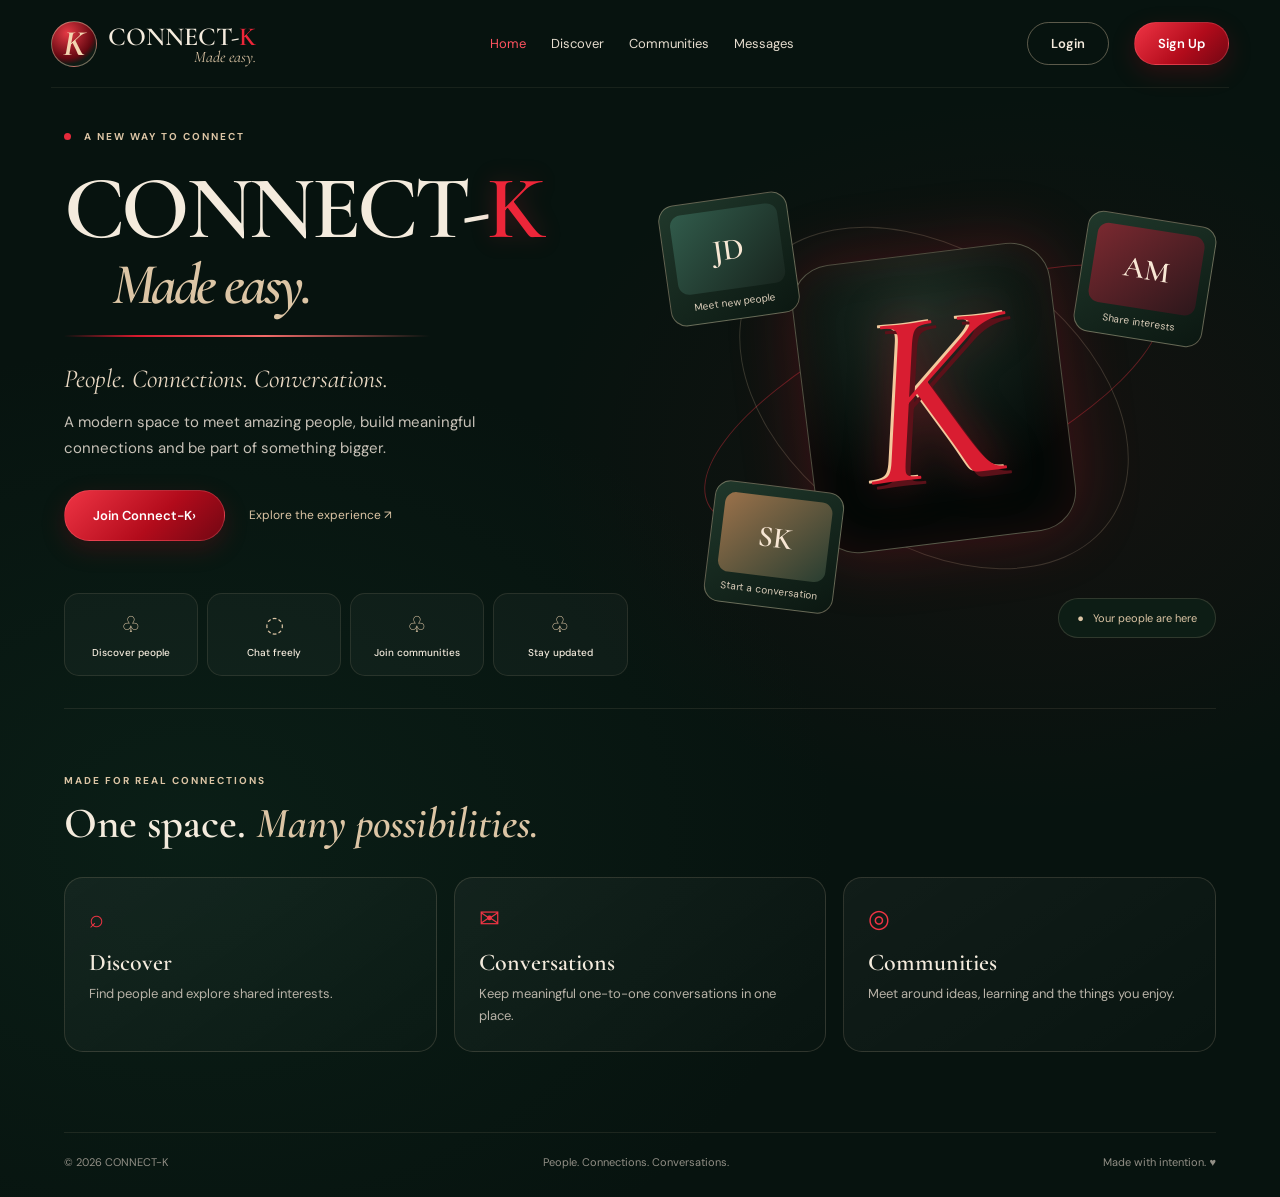
<file: index.html>
<!doctype html>
<html lang="en">
<head>
  <meta charset="UTF-8">
  <meta name="viewport" content="width=device-width, initial-scale=1">
  <meta name="theme-color" content="#07130f">

  <title>Connect-K — Made easy.</title>

  <link rel="preconnect" href="https://fonts.googleapis.com">

  <link href="https://fonts.googleapis.com/css2?family=Cormorant+Garamond:wght@500;600;700&family=DM+Sans:wght@400;500;600;700&display=swap" rel="stylesheet">

  <link rel="stylesheet" href="css/style.css">
</head>

<body>

  <header class="topbar">

    <a class="brand" href="/">
      <span class="brand-mark">K</span>
      <span>
        <b>CONNECT-<i>K</i></b>
        <small>Made easy.</small>
      </span>
    </a>

    <nav class="nav-links">
      <a class="active" href="/">Home</a>
      <a href="#discover">Discover</a>
      <a href="#communities">Communities</a>
      <a href="#messages">Messages</a>
    </nav>

    <div class="nav-actions">
      <a class="btn btn-ghost" href="/login">Login</a>
      <a class="btn btn-red" href="/signup">Sign Up</a>
    </div>

    <button class="menu-toggle" aria-label="Open menu">
      ☰
    </button>

  </header>

  <main>

    <section class="hero wrap">

      <div class="hero-copy">

        <p class="eyebrow">
          <span></span> A NEW WAY TO CONNECT
        </p>

        <h1>
          CONNECT-<em>K</em>
          <span class="hero-script">Made easy.</span>
        </h1>

        <div class="red-rule"></div>

        <p class="hero-tagline">
          People. Connections. Conversations.
        </p>

        <p class="hero-description">
          A modern space to meet amazing people, build meaningful
          connections and be part of something bigger.
        </p>

        <div class="hero-actions">
          <a class="btn btn-red btn-large" href="/signup">
            Join Connect-K <span>›</span>
          </a>

          <a class="text-link" href="#discover">
            Explore the experience ↗️
          </a>
        </div>

        <div class="quick-features">
          <div><span>♧</span><b>Discover people</b></div>
          <div><span>◌</span><b>Chat freely</b></div>
          <div><span>♧</span><b>Join communities</b></div>
          <div><span>♧</span><b>Stay updated</b></div>
        </div>

      </div>

      <div class="hero-art">

        <div class="orbit orbit-one"></div>
        <div class="orbit orbit-two"></div>

        <div class="profile-tile tile-one">
          <span class="avatar avatar-one">JD</span>
          <small>Meet new people</small>
        </div>

        <div class="profile-tile tile-two">
          <span class="avatar avatar-two">AM</span>
          <small>Share interests</small>
        </div>

        <div class="profile-tile tile-three">
          <span class="avatar avatar-three">SK</span>
          <small>Start a conversation</small>
        </div>

        <div class="k-glow">
          <span>K</span>
        </div>

        <div class="floating-note">
          ● &nbsp; Your people are here
        </div>

      </div>

    </section>

    <section class="below wrap" id="discover">

      <p class="eyebrow">MADE FOR REAL CONNECTIONS</p>

      <h2>
        One space. <span>Many possibilities.</span>
      </h2>

      <div class="feature-grid">

        <article class="feature-card">
          <span class="feature-icon">⌕</span>
          <h3>Discover</h3>
          <p>Find people and explore shared interests.</p>
        </article>

        <article class="feature-card" id="messages">
          <span class="feature-icon">✉</span>
          <h3>Conversations</h3>
          <p>Keep meaningful one-to-one conversations in one place.</p>
        </article>

        <article class="feature-card" id="communities">
          <span class="feature-icon">◎</span>
          <h3>Communities</h3>
          <p>Meet around ideas, learning and the things you enjoy.</p>
        </article>

      </div>

    </section>

  </main>

  <footer class="footer wrap">

    <span>© <span id="year"></span> CONNECT-K</span>

    <span>People. Connections. Conversations.</span>

    <span>Made with intention. ♥</span>

  </footer>

  <script>
    document.getElementById("year").textContent =
      new Date().getFullYear();

    document.querySelector(".menu-toggle").addEventListener("click", () => {
      document.querySelector(".nav-links").classList.toggle("show");
    });
  </script>

</body>
</html>
</file>
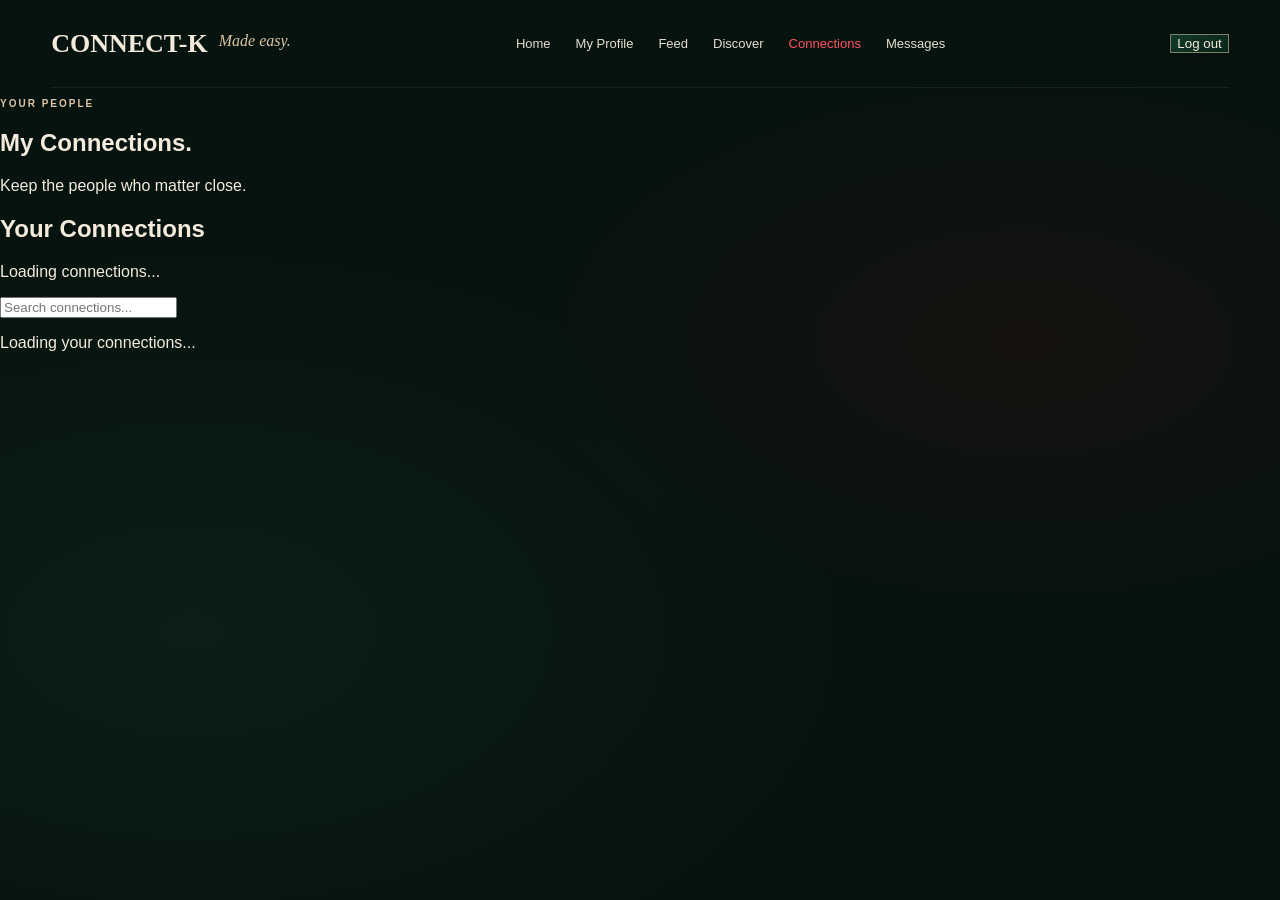
<file: connections.html>
<!DOCTYPE html>
<html lang="en">
<head>
  <meta charset="UTF-8">
  <meta name="viewport" content="width=device-width, initial-scale=1.0">
  <meta name="theme-color" content="#07130f">
  <title>My Connections | CONNECT-K</title>
  <link rel="stylesheet" href="/css/style.css">
</head>
<body>
  <header class="topbar">
    <a class="brand" href="/dashboard">
      <b>CONNECT-<span>K</span></b>
      <small>Made easy.</small>
    </a>
    <nav class="nav-links" aria-label="Main navigation">
      <a href="/dashboard">Home</a>
      <a href="/profile">My Profile</a>
      <a href="/feed">Feed</a>
      <a href="/discover">Discover</a>
      <a class="active" href="/connections">Connections</a>
      <a href="/messages">Messages</a>
    </nav>
    <button id="logout-button" type="button">Log out</button>
  </header>
  <main class="page-container">
    <section class="page-heading">
      <p class="eyebrow">YOUR PEOPLE</p>
      <h1>My <span>Connections.</span></h1>
      <p>Keep the people who matter close.</p>
    </section>
    <section class="connections-panel">
      <div class="connections-toolbar">
        <div>
          <h2>Your Connections</h2>
          <p id="connection-count">Loading connections...</p>
        </div>
        <input
          type="search"
          id="connection-search"
          placeholder="Search connections..."
          aria-label="Search connections"
        >
      </div>
      <div id="connections-container" aria-live="polite">
        <p class="empty-state">Loading your connections...</p>
      </div>
    </section>
  </main>
  <nav class="mobile-nav" aria-label="Mobile navigation">
    <a class="mobile-nav-item" href="/dashboard">
      <span class="mobile-nav-icon">⌂</span>
      <span>Home</span>
    </a>
    <a class="mobile-nav-item" href="/discover">
      <span class="mobile-nav-icon">⌕</span>
      <span>Discover</span>
    </a>
    <a class="mobile-nav-item" href="/feed">
      <span class="mobile-nav-icon">▤</span>
      <span>Feed</span>
    </a>
    <a class="mobile-nav-item" href="/messages">
      <span class="mobile-nav-icon">✉</span>
      <span>Messages</span>
    </a>
    <a class="mobile-nav-item" href="/profile">
      <span class="mobile-nav-icon">◉</span>
      <span>Profile</span>
    </a>
  </nav>
  <script type="module" src="/js/notification-bell.js"></script>
  <script type="module" src="/js/connections.js"></script>
</body>
</html>
</file>
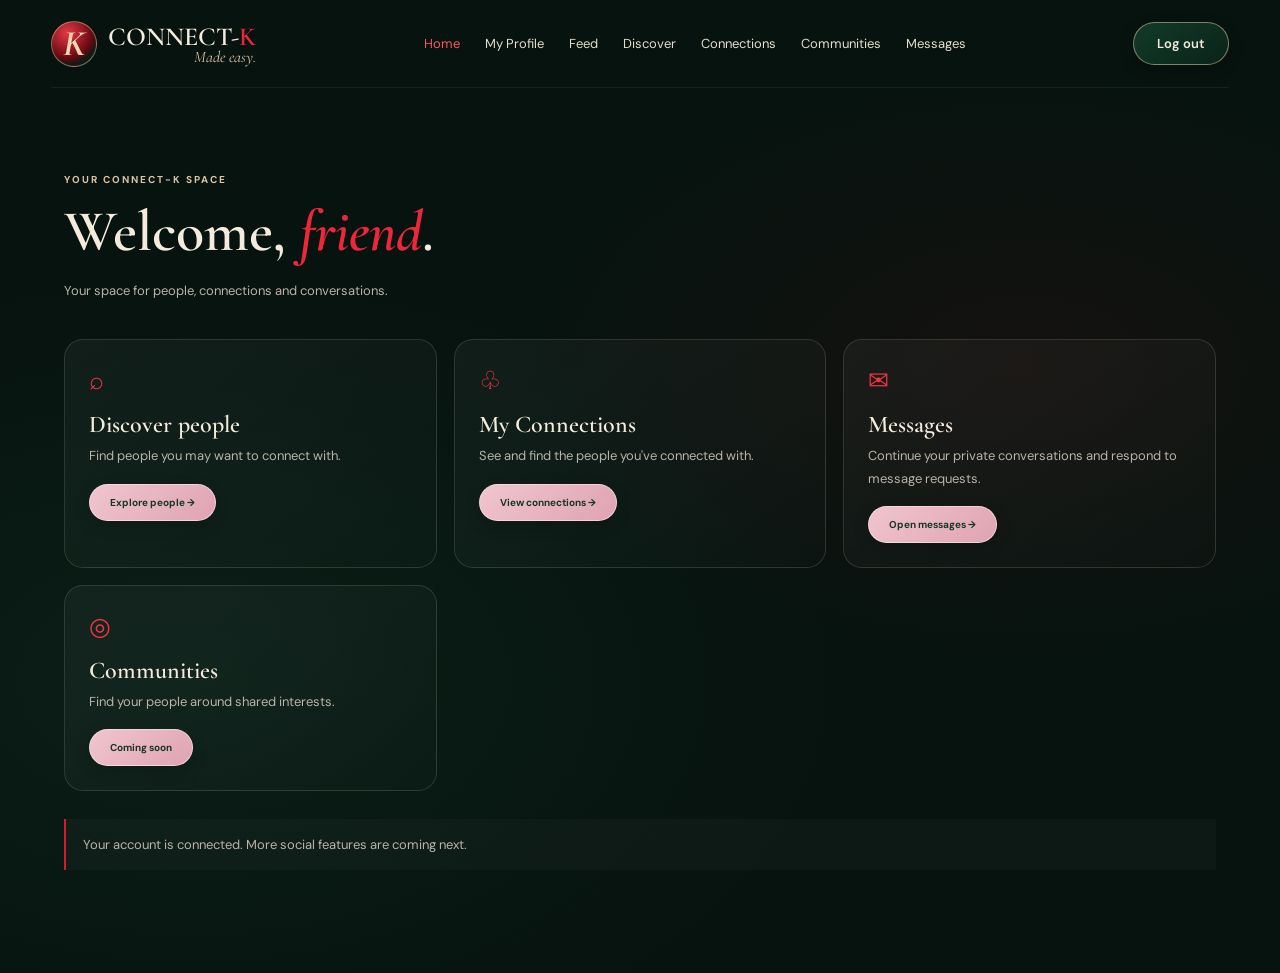
<file: dashboard.html>
<!doctype html>
<html lang="en">
<head>
  <meta charset="UTF-8">
  <meta name="viewport" content="width=device-width,initial-scale=1">
  <meta name="theme-color" content="#07130f">
  <title>Your space — CONNECT-K</title>

  <link href="https://fonts.googleapis.com/css2?family=Cormorant+Garamond:wght@500;600;700&family=DM+Sans:wght@400;500;600;700&display=swap" rel="stylesheet">
  <link rel="stylesheet" href="/css/style.css">
</head>

<body>

  <header class="topbar">
    <a class="brand" href="/dashboard">
      <span class="brand-mark">K</span>
      <span>
        <b>CONNECT-<i>K</i></b>
        <small>Made easy.</small>
      </span>
    </a>

    <nav class="nav-links" aria-label="Main navigation">
      <a class="active" href="/dashboard">Home</a>
      <a href="/profile">My Profile</a>
      <a href="/feed">Feed</a>
      <a href="/discover">Discover</a>
      <a href="/connections">Connections</a>
      <a href="/communities">Communities</a>
      <a href="/messages">Messages</a>
    </nav>

    <button class="btn btn-ghost" id="logout-button" type="button">
      Log out
    </button>
  </header>

  <main class="dashboard wrap">

    <p class="eyebrow">YOUR CONNECT-K SPACE</p>

    <h1>Welcome, <em id="display-name">friend</em>.</h1>

    <p class="muted">
      Your space for people, connections and conversations.
    </p>

    <div class="dashboard-grid">

      <article class="feature-card">
        <span class="feature-icon">⌕</span>
        <h3>Discover people</h3>
        <p>Find people you may want to connect with.</p>
        <a class="coming-soon" href="/discover">Explore people →</a>
      </article>

      <article class="feature-card">
        <span class="feature-icon">♧</span>
        <h3>My Connections</h3>
        <p>See and find the people you've connected with.</p>
        <a class="coming-soon" href="/connections">View connections →</a>
      </article>

      <article class="feature-card">
        <span class="feature-icon">✉</span>
        <h3>Messages</h3>
        <p>Continue your private conversations and respond to message requests.</p>
        <a class="coming-soon" href="/messages">Open messages →</a>
      </article>

      <article class="feature-card">
        <span class="feature-icon">◎</span>
        <h3>Communities</h3>
        <p>Find your people around shared interests.</p>
        <span class="coming-soon">Coming soon</span>
      </article>

    </div>

    <p class="dashboard-note">
      Your account is connected. More social features are coming next.
    </p>

  </main>

  <nav class="mobile-nav" aria-label="Mobile navigation">

    <a class="mobile-nav-item active" href="/dashboard" aria-current="page">
      <span class="mobile-nav-icon">⌂</span>
      <span>Home</span>
    </a>

    <a class="mobile-nav-item" href="/discover">
      <span class="mobile-nav-icon">⌕</span>
      <span>Discover</span>
    </a>

    <a class="mobile-nav-item" href="/connections">
      <span class="mobile-nav-icon">♧</span>
      <span>Connections</span>
    </a>

    <a class="mobile-nav-item" href="/feed">
      <span class="mobile-nav-icon">▤</span>
      <span>Feed</span>
    </a>

    <a class="mobile-nav-item" href="/messages">
      <span class="mobile-nav-icon">✉</span>
      <span>Messages</span>
    </a>

    <a class="mobile-nav-item" href="/profile">
      <span class="mobile-nav-icon">◎</span>
      <span>Profile</span>
    </a>

  </nav>

  <script type="module" src="/js/notification-bell.js"></script>
  <script type="module" src="/js/dashboard.js"></script>

</body>
</html>
</file>
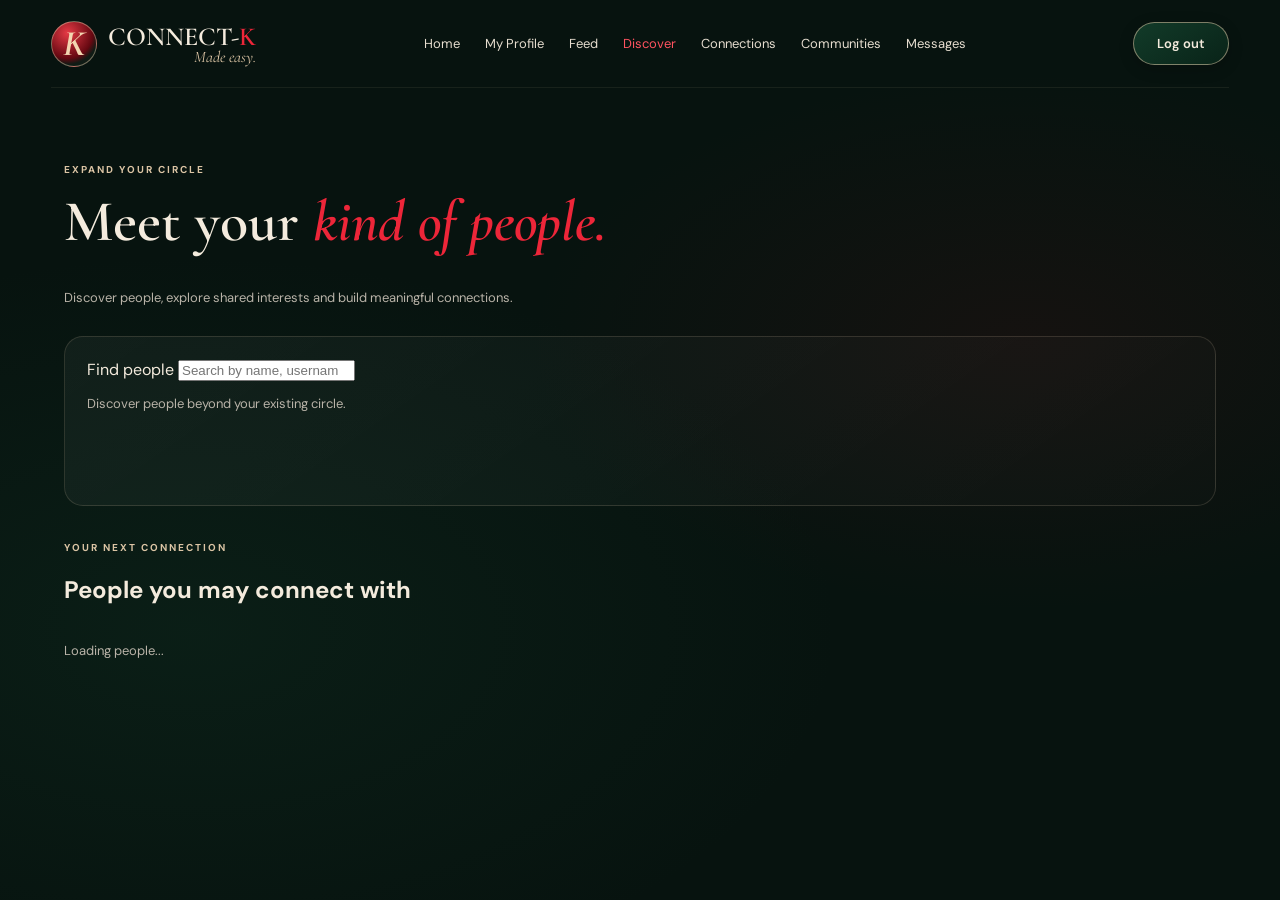
<file: discover.html>
<!doctype html>
<html lang="en">
<head>
  <meta charset="UTF-8">
  <meta name="viewport" content="width=device-width, initial-scale=1">
  <meta name="theme-color" content="#07130f">
  <title>Discover People — CONNECT-K</title>
  <link href="https://fonts.googleapis.com/css2?family=Cormorant+Garamond:wght@500;600;700&family=DM+Sans:wght@400;500;600;700&display=swap" rel="stylesheet">
  <link rel="stylesheet" href="/css/style.css">
</head>
<body>
  <header class="topbar">
    <a class="brand" href="/dashboard">
      <span class="brand-mark">K</span>
      <span>
        <b>CONNECT-<i>K</i></b>
        <small>Made easy.</small>
      </span>
    </a>
    <nav class="nav-links" aria-label="Main navigation">
      <a href="/dashboard">Home</a>
      <a href="/profile">My Profile</a>
      <a href="/feed">Feed</a>
      <a class="active" href="/discover">Discover</a>
      <a href="/connections">Connections</a>
      <a href="/communities">Communities</a>
      <a href="/messages">Messages</a>
    </nav>
    <button class="btn btn-ghost" id="logout-button" type="button">
      Log out
    </button>
  </header>
  <main class="wrap profile-page">
    <p class="eyebrow">EXPAND YOUR CIRCLE</p>
    <h1>Meet your <em>kind of people.</em></h1>
    <p class="muted">
      Discover people, explore shared interests and build meaningful connections.
    </p>
    <section class="feature-card" style="padding:22px; margin-top:28px;">
      <label for="discover-search">Find people</label>
      <input
        id="discover-search"
        type="search"
        placeholder="Search by name, username or interest..."
      >
      <p class="muted" style="margin-top:12px;">
        Discover people beyond your existing circle.
      </p>
    </section>
    <section style="margin-top:35px;">
      <p class="eyebrow">YOUR NEXT CONNECTION</p>
      <h2>People you may connect with</h2>
      <div
        id="discover-container"
        style="display:grid;grid-template-columns:repeat(auto-fit,minmax(min(100%,260px),1fr));gap:20px;margin-top:22px;"
      >
        <p class="muted">Loading people...</p>
      </div>
    </section>
  </main>
  <nav class="mobile-nav" aria-label="Mobile navigation">
    <a class="mobile-nav-item" href="/dashboard">
      <span class="mobile-nav-icon">⌂</span>
      <span>Home</span>
    </a>
    <a class="mobile-nav-item active" href="/discover" aria-current="page">
      <span class="mobile-nav-icon">⌕</span>
      <span>Discover</span>
    </a>
    <a class="mobile-nav-item" href="/connections">
      <span class="mobile-nav-icon">♧</span>
      <span>Connections</span>
    </a>
    <a class="mobile-nav-item" href="/feed">
      <span class="mobile-nav-icon">▤</span>
      <span>Feed</span>
    </a>
    <a class="mobile-nav-item" href="/profile">
      <span class="mobile-nav-icon">◎</span>
      <span>Profile</span>
    </a>
  </nav>
  <script type="module" src="/js/notification-bell.js"></script>
  <script type="module" src="/js/discover.js"></script>
</body>
</html>
</file>
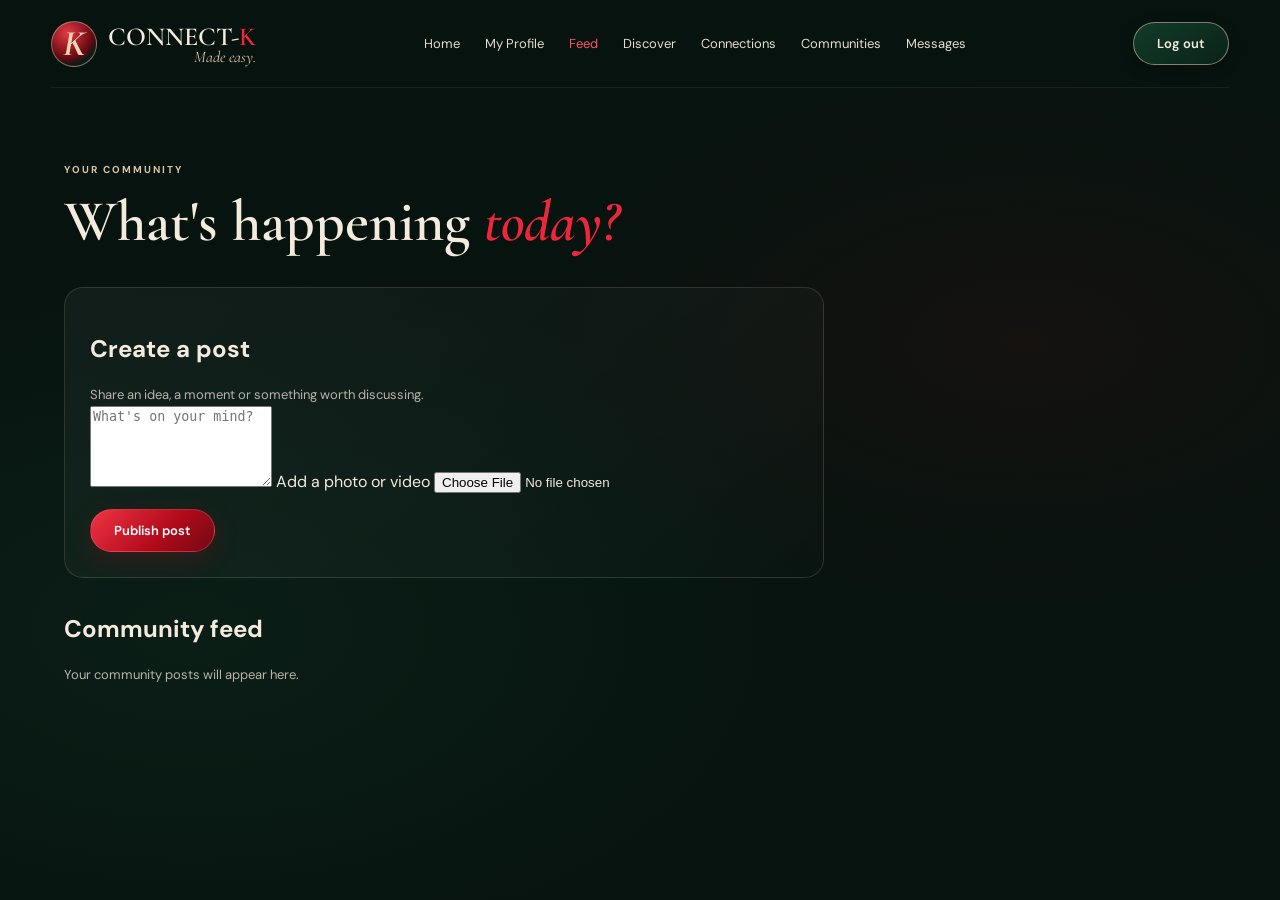
<file: feed.html>
<!DOCTYPE html>
<html lang="en">
<head>
  <meta charset="UTF-8">
  <meta name="viewport" content="width=device-width, initial-scale=1.0">
  <meta name="theme-color" content="#07130f">
  <title>Community Feed | CONNECT-K</title>
  <link rel="stylesheet" href="/css/style.css">
  <link href="https://fonts.googleapis.com/css2?family=Cormorant+Garamond:wght@500;600;700&family=DM+Sans:wght@400;500;600;700&display=swap" rel="stylesheet">
</head>
<body>
  <header class="topbar">
    <a class="brand" href="/dashboard">
      <span class="brand-mark">K</span>
      <span>
        <b>CONNECT-<i>K</i></b>
        <small>Made easy.</small>
      </span>
    </a>
    <nav class="nav-links" aria-label="Main navigation">
      <a href="/dashboard">Home</a>
      <a href="/profile">My Profile</a>
      <a class="active" href="/feed">Feed</a>
      <a href="/discover">Discover</a>
      <a href="/connections">Connections</a>
      <a href="/communities">Communities</a>
      <a href="/messages">Messages</a>
    </nav>
    <button class="btn btn-ghost" id="logout-button" type="button">
      Log out
    </button>
  </header>
  <main class="wrap profile-page">
    <p class="eyebrow">YOUR COMMUNITY</p>
    <h1>What's happening <em>today?</em></h1>
    <section class="feature-card" style="max-width:760px; padding:25px;">
      <h2>Create a post</h2>
      <p class="muted">Share an idea, a moment or something worth discussing.</p>
      <form id="post-form">
        <textarea
          id="post-content"
          placeholder="What's on your mind?"
          maxlength="3000"
          rows="5"
          required
        ></textarea>
        <label for="post-media">Add a photo or video</label>
        <input
          type="file"
          id="post-media"
          accept="image/jpeg,image/png,image/webp,video/mp4,video/webm"
        >
        <p id="post-message" class="form-message" role="status"></p>
        <button class="btn btn-red" type="submit" id="publish-button">
          Publish post
        </button>
      </form>
    </section>
    <section style="max-width:760px; margin-top:35px;">
      <h2>Community feed</h2>
      <div id="posts-container">
        <p class="muted">Your community posts will appear here.</p>
      </div>
    </section>
  </main>
  <nav class="mobile-nav" aria-label="Mobile navigation">
    <a class="mobile-nav-item" href="/dashboard">
      <span class="mobile-nav-icon">⌂</span>
      <span>Home</span>
    </a>
    <a class="mobile-nav-item" href="/discover">
      <span class="mobile-nav-icon">⌕</span>
      <span>Discover</span>
    </a>
    <a class="mobile-nav-item" href="/connections">
      <span class="mobile-nav-icon">♧</span>
      <span>Connections</span>
    </a>
    <a class="mobile-nav-item active" href="/feed" aria-current="page">
      <span class="mobile-nav-icon">▤</span>
      <span>Feed</span>
    </a>
    <a class="mobile-nav-item" href="/profile">
      <span class="mobile-nav-icon">◎</span>
      <span>Profile</span>
    </a>
  </nav>
  <script type="module" src="/js/notification-bell.js"></script>
  <script type="module" src="/js/feed.js"></script>
</body>
</html>
</file>
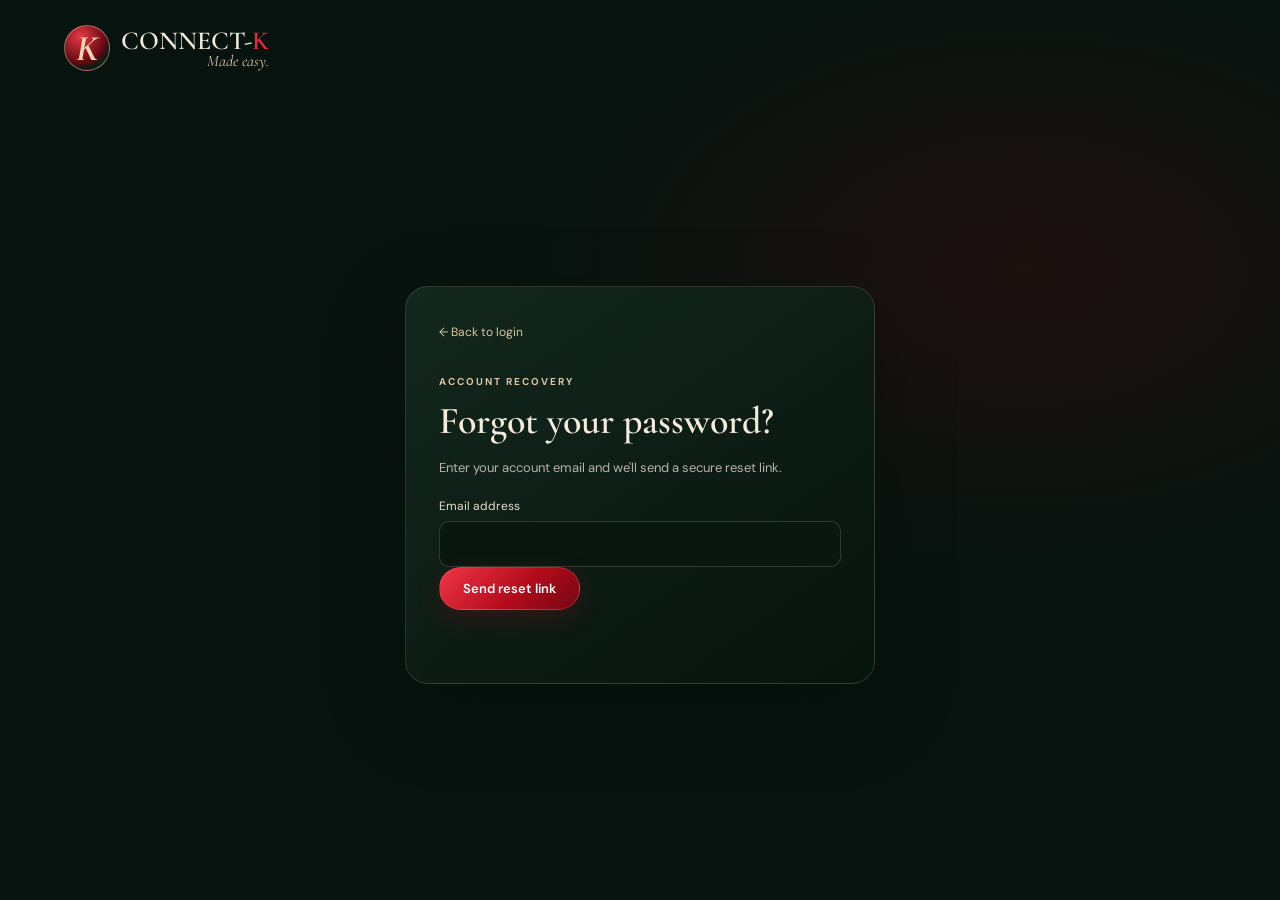
<file: forgot-password.html>
<!doctype html>
<html lang="en">
<head>
  <meta charset="UTF-8">
  <meta name="viewport" content="width=device-width, initial-scale=1">
  <title>Forgot password — Connect-K</title>

  <link href="https://fonts.googleapis.com/css2?family=Cormorant+Garamond:wght@500;600;700&family=DM+Sans:wght@400;500;600;700&display=swap" rel="stylesheet">

  <link rel="stylesheet" href="css/style.css">
</head>

<body class="auth-page">

  <a class="brand auth-brand" href="/">
    <span class="brand-mark">K</span>
    <span>
      <b>CONNECT-<i>K</i></b>
      <small>Made easy.</small>
    </span>
  </a>

  <main class="auth-shell single-auth">

    <section class="auth-card">

      <a class="back-link" href="/login">
        ← Back to login
      </a>

      <p class="eyebrow">ACCOUNT RECOVERY</p>

      <h2>Forgot your password?</h2>

      <p class="muted">
        Enter your account email and we'll send a secure reset link.
      </p>

      <form id="forgot-form">

        <label for="email">Email address</label>

        <input
          id="email"
          type="email"
          autocomplete="email"
          required
        >

        <button class="btn btn-red btn-full" type="submit">
          Send reset link
        </button>

        <p class="form-message" id="form-message" role="status"></p>

      </form>

    </section>

  </main>

  <script type="module" src="js/forgot-password.js"></script>

</body>
</html>
</file>
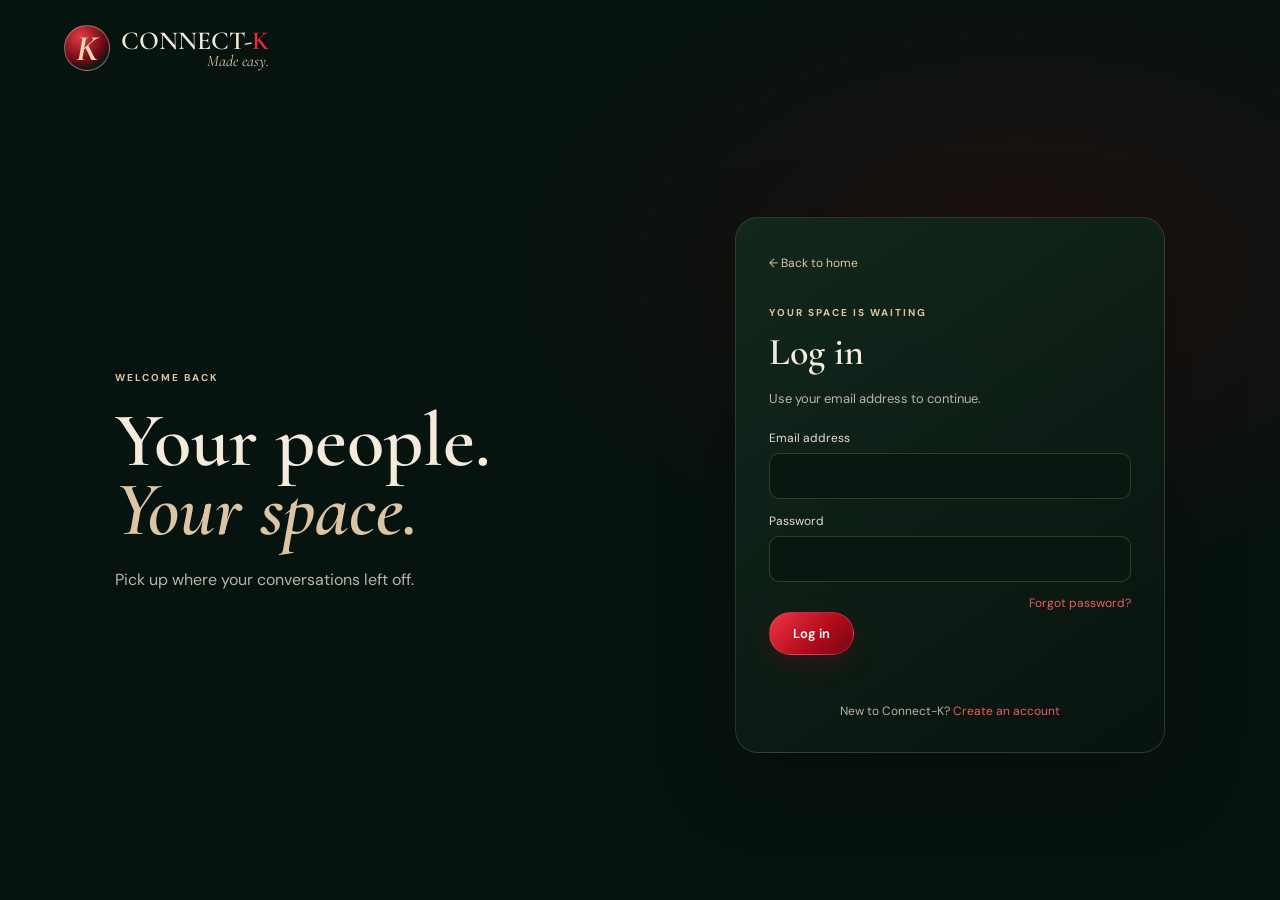
<file: login.html>
<!doctype html>
<html lang="en">
<head>
  <meta charset="UTF-8">
  <meta name="viewport" content="width=device-width, initial-scale=1">
  <title>Login — Connect-K</title>

  <link href="https://fonts.googleapis.com/css2?family=Cormorant+Garamond:wght@500;600;700&family=DM+Sans:wght@400;500;600;700&display=swap" rel="stylesheet">

  <link rel="stylesheet" href="css/style.css">
</head>

<body class="auth-page">

  <a class="brand auth-brand" href="/">
    <span class="brand-mark">K</span>
    <span>
      <b>CONNECT-<i>K</i></b>
      <small>Made easy.</small>
    </span>
  </a>

  <main class="auth-shell">

    <section class="auth-aside">
      <p class="eyebrow">WELCOME BACK</p>
      <h1>Your people.<br><em>Your space.</em></h1>
      <p>Pick up where your conversations left off.</p>
    </section>

    <section class="auth-card">

      <a class="back-link" href="/">← Back to home</a>

      <p class="eyebrow">YOUR SPACE IS WAITING</p>
      <h2>Log in</h2>
      <p class="muted">Use your email address to continue.</p>

      <form id="login-form">

        <label>Email address</label>
        <input
          id="email"
          type="email"
          autocomplete="email"
          required
        >

        <label>Password</label>
        <input
          id="password"
          type="password"
          autocomplete="current-password"
          required
        >

        <div class="form-row right">
          <a href="/forgot-password" class="subtle-link">
            Forgot password?
          </a>
        </div>

        <button class="btn btn-red btn-full" type="submit">
          Log in
        </button>

        <p class="form-message" id="form-message" role="status"></p>

      </form>

      <p class="auth-switch">
        New to Connect-K?
        <a href="/signup">Create an account</a>
      </p>

    </section>

  </main>

  <script type="module" src="js/login.js"></script>

</body>
</html>
</file>
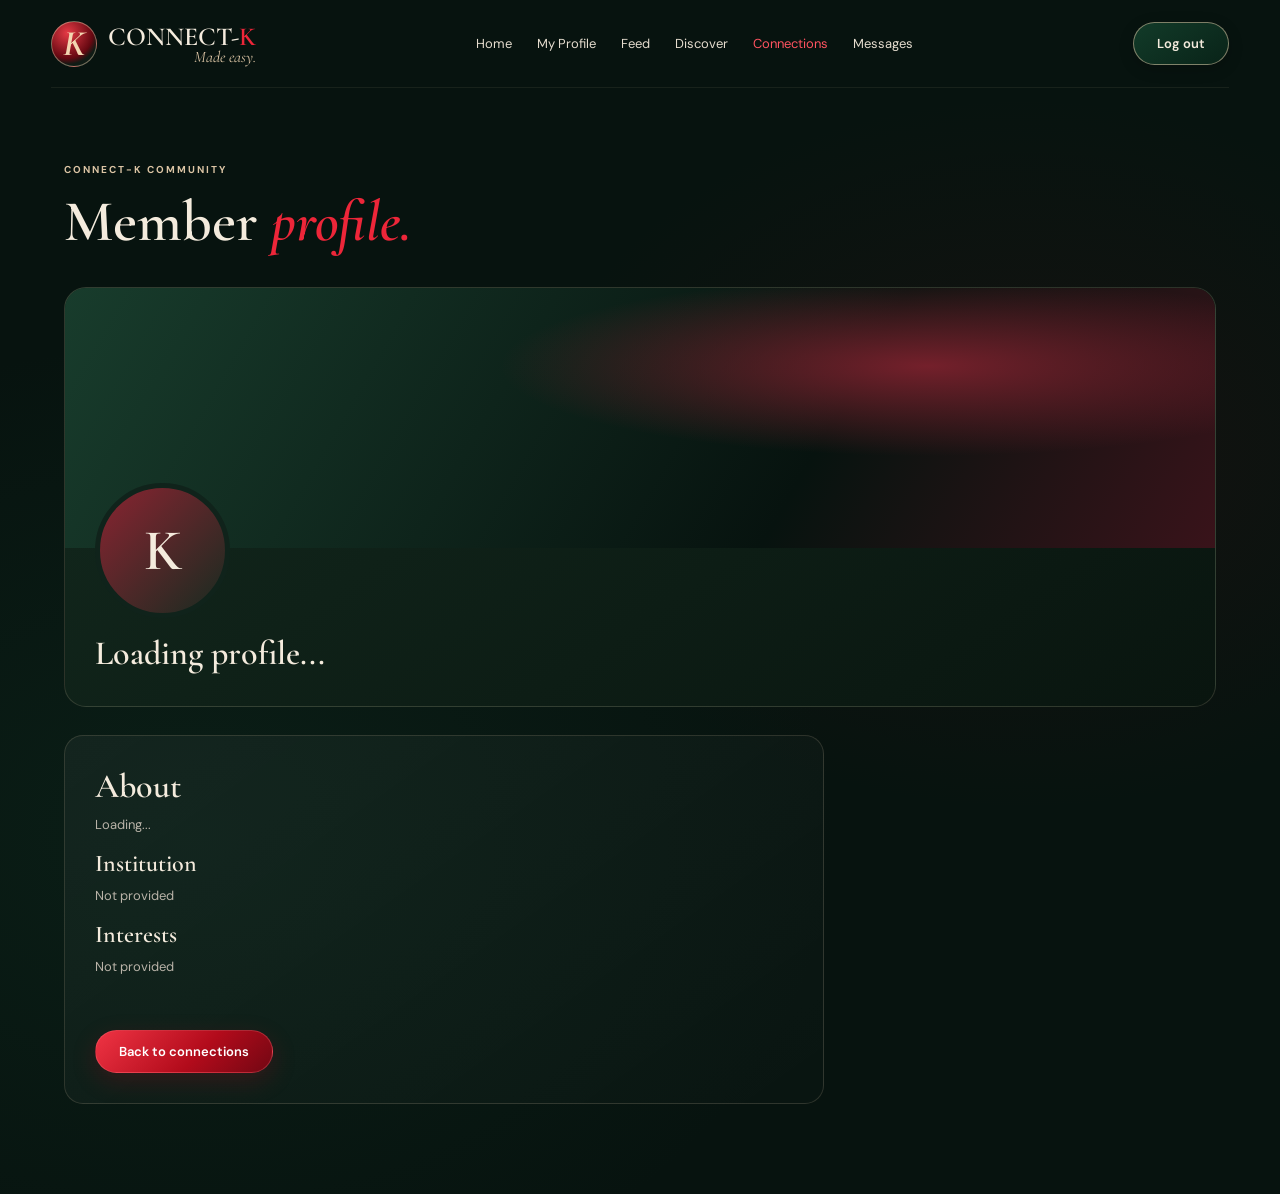
<file: member.html>
<!DOCTYPE html>
<html lang="en">
<head>
  <meta charset="UTF-8">
  <meta name="viewport" content="width=device-width, initial-scale=1">
  <meta name="theme-color" content="#07130f">
  <title>Member Profile | CONNECT-K</title>

  <link href="https://fonts.googleapis.com/css2?family=Cormorant+Garamond:wght@500;600;700&family=DM+Sans:wght@400;500;600;700&display=swap" rel="stylesheet">
  <link rel="stylesheet" href="/css/style.css">
</head>
<body>

  <header class="topbar">
    <a class="brand" href="/dashboard">
      <span class="brand-mark">K</span>
      <span>
        <b>CONNECT-<i>K</i></b>
        <small>Made easy.</small>
      </span>
    </a>

    <nav class="nav-links">
      <a href="/dashboard">Home</a>
      <a href="/profile">My Profile</a>
      <a href="/feed">Feed</a>
      <a href="/discover">Discover</a>
      <a class="active" href="/connections">Connections</a>
      <a href="/messages">Messages</a>
    </nav>

    <button class="btn btn-ghost" id="logout-button" type="button">
      Log out
    </button>
  </header>

  <main class="profile-page wrap">
    <p class="eyebrow">CONNECT-K COMMUNITY</p>
    <h1>Member <em>profile.</em></h1>

    <section class="profile-card">
      <div class="profile-cover" id="member-cover"></div>

      <div class="profile-avatar-row">
        <div class="profile-avatar" id="member-avatar">K</div>
      </div>

      <div class="profile-details">
        <h2 id="member-name">Loading profile...</h2>
        <p id="member-username"></p>
      </div>
    </section>

    <section class="profile-editor feature-card">
      <h2>About</h2>
      <p id="member-bio" class="muted">Loading...</p>

      <h3>Institution</h3>
      <p id="member-institution" class="muted">Not provided</p>

      <h3>Interests</h3>
      <div id="member-interests" class="muted">Not provided</div>

      <p id="member-message" class="form-message" role="status"></p>

      <a href="/connections" class="btn btn-red">
        Back to connections
      </a>
    </section>
  </main>

  <nav class="mobile-nav" aria-label="Mobile navigation">
    <a class="mobile-nav-item" href="/dashboard">
      <span class="mobile-nav-icon">⌂</span>
      <span>Home</span>
    </a>
    <a class="mobile-nav-item" href="/discover">
      <span class="mobile-nav-icon">⌕</span>
      <span>Discover</span>
    </a>
    <a class="mobile-nav-item" href="/feed">
      <span class="mobile-nav-icon">▤</span>
      <span>Feed</span>
    </a>
    <a class="mobile-nav-item" href="/messages">
      <span class="mobile-nav-icon">✉</span>
      <span>Messages</span>
    </a>
    <a class="mobile-nav-item" href="/profile">
      <span class="mobile-nav-icon">◉</span>
      <span>Profile</span>
    </a>
  </nav>

  <script type="module" src="/js/member.js"></script>
</body>
</html>
</file>
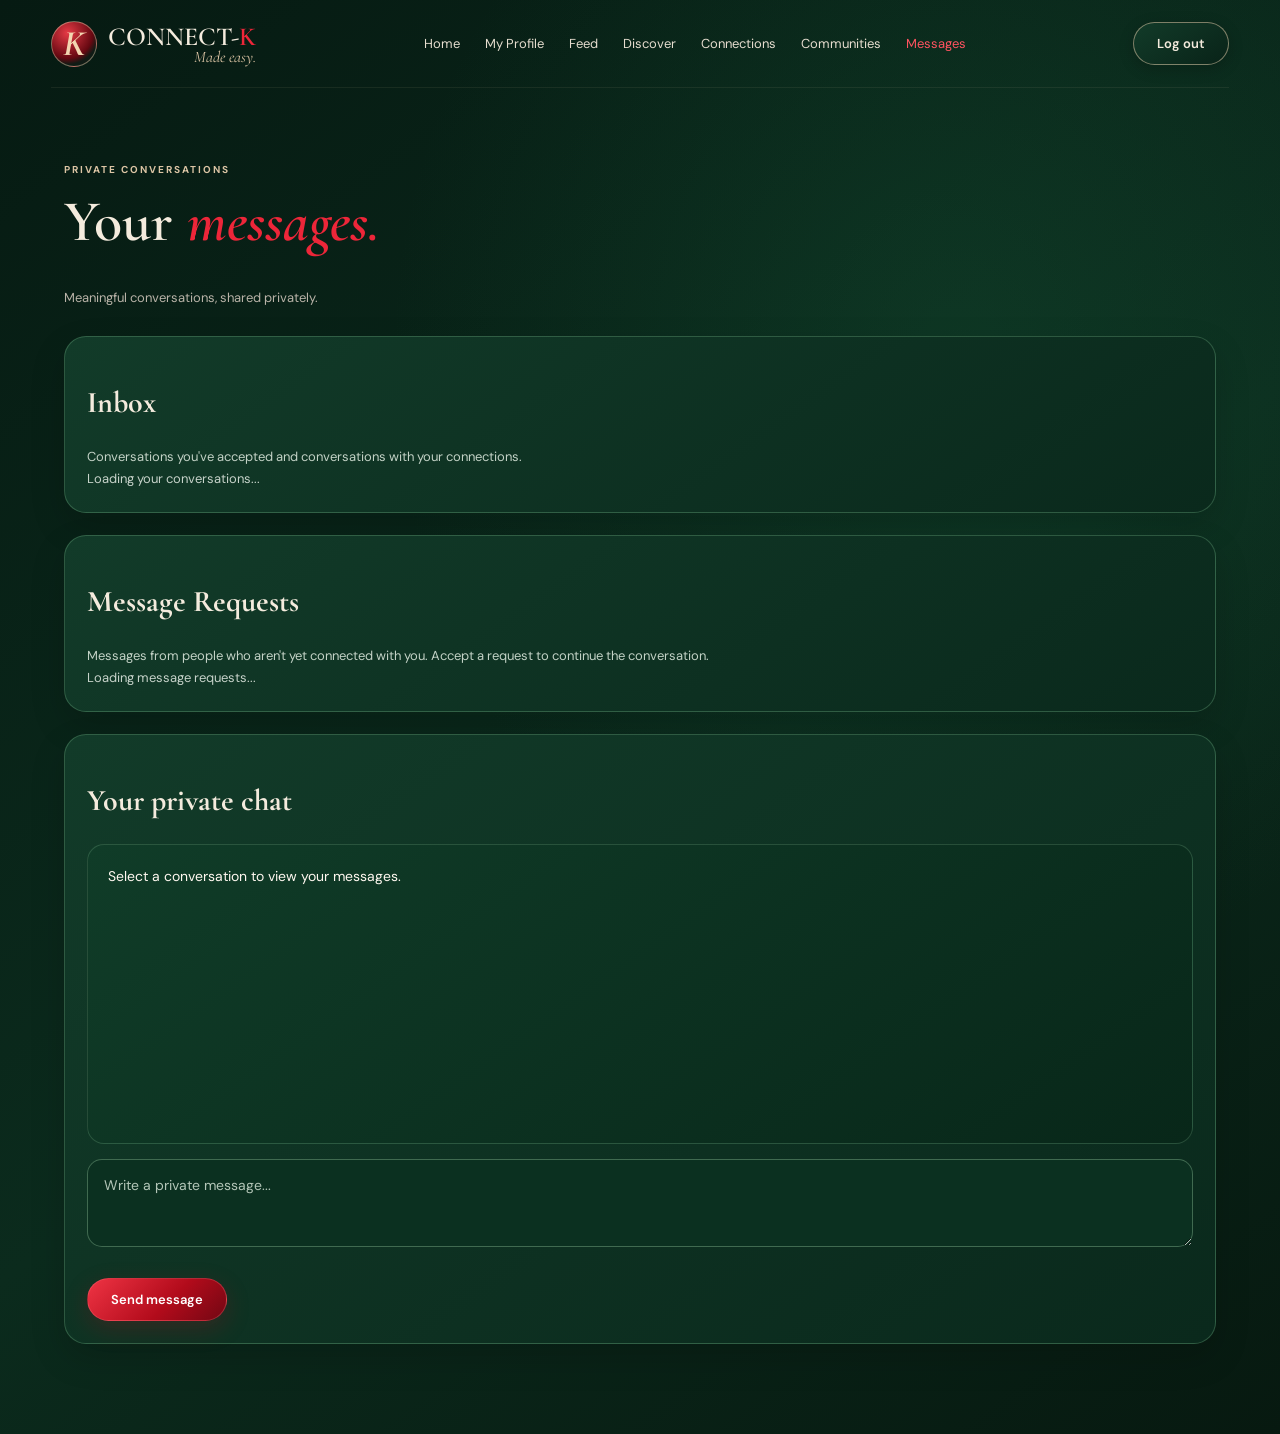
<file: messages.html>
<!doctype html>
<html lang="en">
<head>
  <meta charset="UTF-8">
  <meta name="viewport" content="width=device-width, initial-scale=1">
  <meta name="theme-color" content="#07130f">
  <title>Private Messages — CONNECT-K</title>
  <link href="https://fonts.googleapis.com/css2?family=Cormorant+Garamond:wght@500;600;700&family=DM+Sans:wght@400;500;600;700&display=swap" rel="stylesheet">
  <link rel="stylesheet" href="/css/style.css">
</head>
<body>
<header class="topbar">
  <a class="brand" href="/dashboard">
    <span class="brand-mark">K</span>
    <span>
      <b>CONNECT-<i>K</i></b>
      <small>Made easy.</small>
    </span>
  </a>
  <nav class="nav-links" aria-label="Main navigation">
    <a href="/dashboard">Home</a>
    <a href="/profile">My Profile</a>
    <a href="/feed">Feed</a>
    <a href="/discover">Discover</a>
    <a href="/connections">Connections</a>
    <a href="/communities">Communities</a>
    <a class="active" href="/messages">Messages</a>
  </nav>
  <button class="btn btn-ghost" id="logout-button" type="button">
    Log out
  </button>
</header>
<main class="wrap profile-page">
  <p class="eyebrow">PRIVATE CONVERSATIONS</p>
  <h1>Your <em>messages.</em></h1>
  <p class="muted">
    Meaningful conversations, shared privately.
  </p>
  <section class="feature-card" style="padding:22px;margin-top:28px;">
    <h2>Inbox</h2>
    <p class="muted">
      Conversations you've accepted and conversations with your connections.
    </p>
    <div id="conversations-container">
      <p class="muted">Loading your conversations...</p>
    </div>
  </section>
  <section class="feature-card" style="padding:22px;margin-top:22px;">
    <h2>Message Requests</h2>
    <p class="muted">
      Messages from people who aren't yet connected with you.
      Accept a request to continue the conversation.
    </p>
    <div id="requests-container">
      <p class="muted">Loading message requests...</p>
    </div>
  </section>
  <section class="feature-card" style="padding:22px;margin-top:22px;">
    <h2 id="chat-title">Your private chat</h2>
    <div
      id="messages-container"
      style="min-height:220px;max-height:420px;overflow-y:auto;padding:12px 0;"
    >
      <p class="muted">Select a conversation to view your messages.</p>
    </div>
    <form id="message-form">
      <textarea
        id="message-input"
        rows="3"
        maxlength="5000"
        placeholder="Write a private message..."
        required
        disabled
      ></textarea>
      <p id="message-status" class="form-message" role="status"></p>
      <button
        class="btn btn-red"
        id="send-message-button"
        type="submit"
        disabled
      >
        Send message
      </button>
    </form>
  </section>
</main>
<nav class="mobile-nav" aria-label="Mobile navigation">
  <a class="mobile-nav-item" href="/dashboard">
    <span class="mobile-nav-icon">⌂</span>
    <span>Home</span>
  </a>
  <a class="mobile-nav-item" href="/discover">
    <span class="mobile-nav-icon">⌕</span>
    <span>Discover</span>
  </a>
  <a class="mobile-nav-item" href="/connections">
    <span class="mobile-nav-icon">♧</span>
    <span>Connections</span>
  </a>
  <a class="mobile-nav-item" href="/feed">
    <span class="mobile-nav-icon">▤</span>
    <span>Feed</span>
  </a>
  <a class="mobile-nav-item active" href="/messages" aria-current="page">
    <span class="mobile-nav-icon">✉</span>
    <span>Messages</span>
  </a>
</nav>
<script type="module" src="/js/notification-bell.js"></script>
<script type="module" src="/js/messages.js"></script>
</body>
</html>
</file>
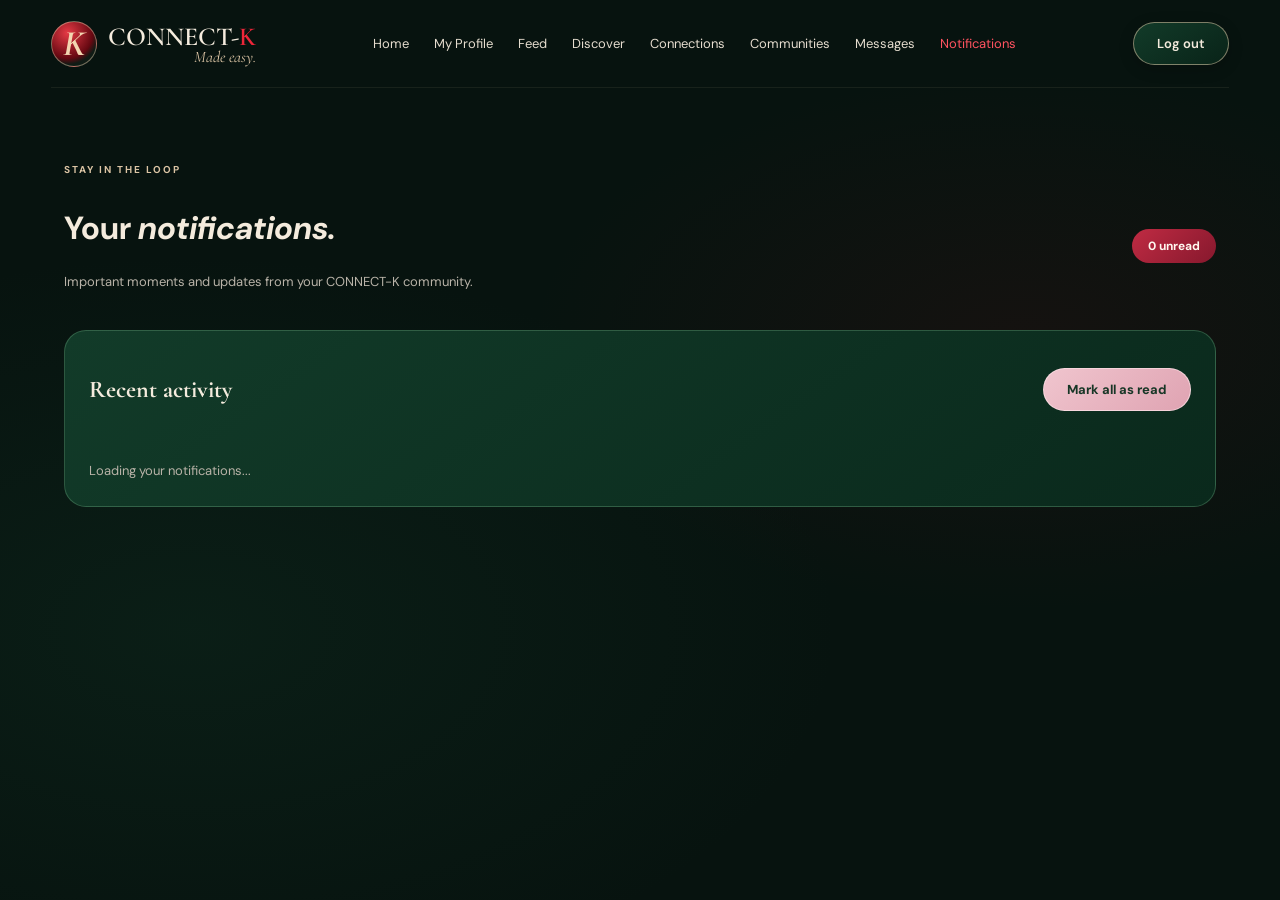
<file: notifications.html>
<!doctype html>
<html lang="en">
<head>
  <meta charset="UTF-8">
  <meta name="viewport" content="width=device-width, initial-scale=1">
  <meta name="theme-color" content="#07130f">
  <title>Notifications — CONNECT-K</title>

  <link href="https://fonts.googleapis.com/css2?family=Cormorant+Garamond:wght@500;600;700&family=DM+Sans:wght@400;500;600;700&display=swap" rel="stylesheet">
  <link rel="stylesheet" href="/css/style.css">
</head>

<body>

  <header class="topbar">
    <a class="brand" href="/dashboard">
      <span class="brand-mark">K</span>
      <span>
        <b>CONNECT-<i>K</i></b>
        <small>Made easy.</small>
      </span>
    </a>

    <nav class="nav-links" aria-label="Main navigation">
      <a href="/dashboard">Home</a>
      <a href="/profile">My Profile</a>
      <a href="/feed">Feed</a>
      <a href="/discover">Discover</a>
      <a href="/connections">Connections</a>
      <a href="/communities">Communities</a>
      <a href="/messages">Messages</a>
      <a class="active" href="/notifications">Notifications</a>
    </nav>

    <button class="btn btn-ghost" id="logout-button" type="button">
      Log out
    </button>
  </header>

  <main class="profile-page wrap notifications-page">

    <p class="eyebrow">STAY IN THE LOOP</p>

    <div class="notifications-heading">
      <div>
        <h1>Your <em>notifications.</em></h1>
        <p class="muted">Important moments and updates from your CONNECT-K community.</p>
      </div>

      <span id="unread-count" class="notification-count">0 unread</span>
    </div>

    <section class="feature-card notifications-panel">

      <div class="notifications-toolbar">
        <h2>Recent activity</h2>

        <button
          class="btn btn-ghost"
          id="mark-all-read"
          type="button"
        >
          Mark all as read
        </button>
      </div>

      <p
        id="notification-status"
        class="form-message"
        role="status"
        aria-live="polite"
      ></p>

      <div id="notifications-list" aria-live="polite">
        <p class="muted">Loading your notifications...</p>
      </div>

    </section>

  </main>

  <nav class="mobile-nav" aria-label="Mobile navigation">

    <a class="mobile-nav-item" href="/dashboard">
      <span class="mobile-nav-icon">⌂</span>
      <span>Home</span>
    </a>

    <a class="mobile-nav-item" href="/discover">
      <span class="mobile-nav-icon">⌕</span>
      <span>Discover</span>
    </a>

    <a class="mobile-nav-item" href="/connections">
      <span class="mobile-nav-icon">♧</span>
      <span>Connections</span>
    </a>

    <a class="mobile-nav-item" href="/feed">
      <span class="mobile-nav-icon">▤</span>
      <span>Feed</span>
    </a>

    <a class="mobile-nav-item" href="/messages">
      <span class="mobile-nav-icon">✉</span>
      <span>Messages</span>
    </a>

    <a class="mobile-nav-item active" href="/notifications" aria-current="page">
      <span class="mobile-nav-icon">♧</span>
      <span>Alerts</span>
    </a>

  </nav>

  <script type="module" src="/js/notifications.js"></script>

</body>
</html>
</file>
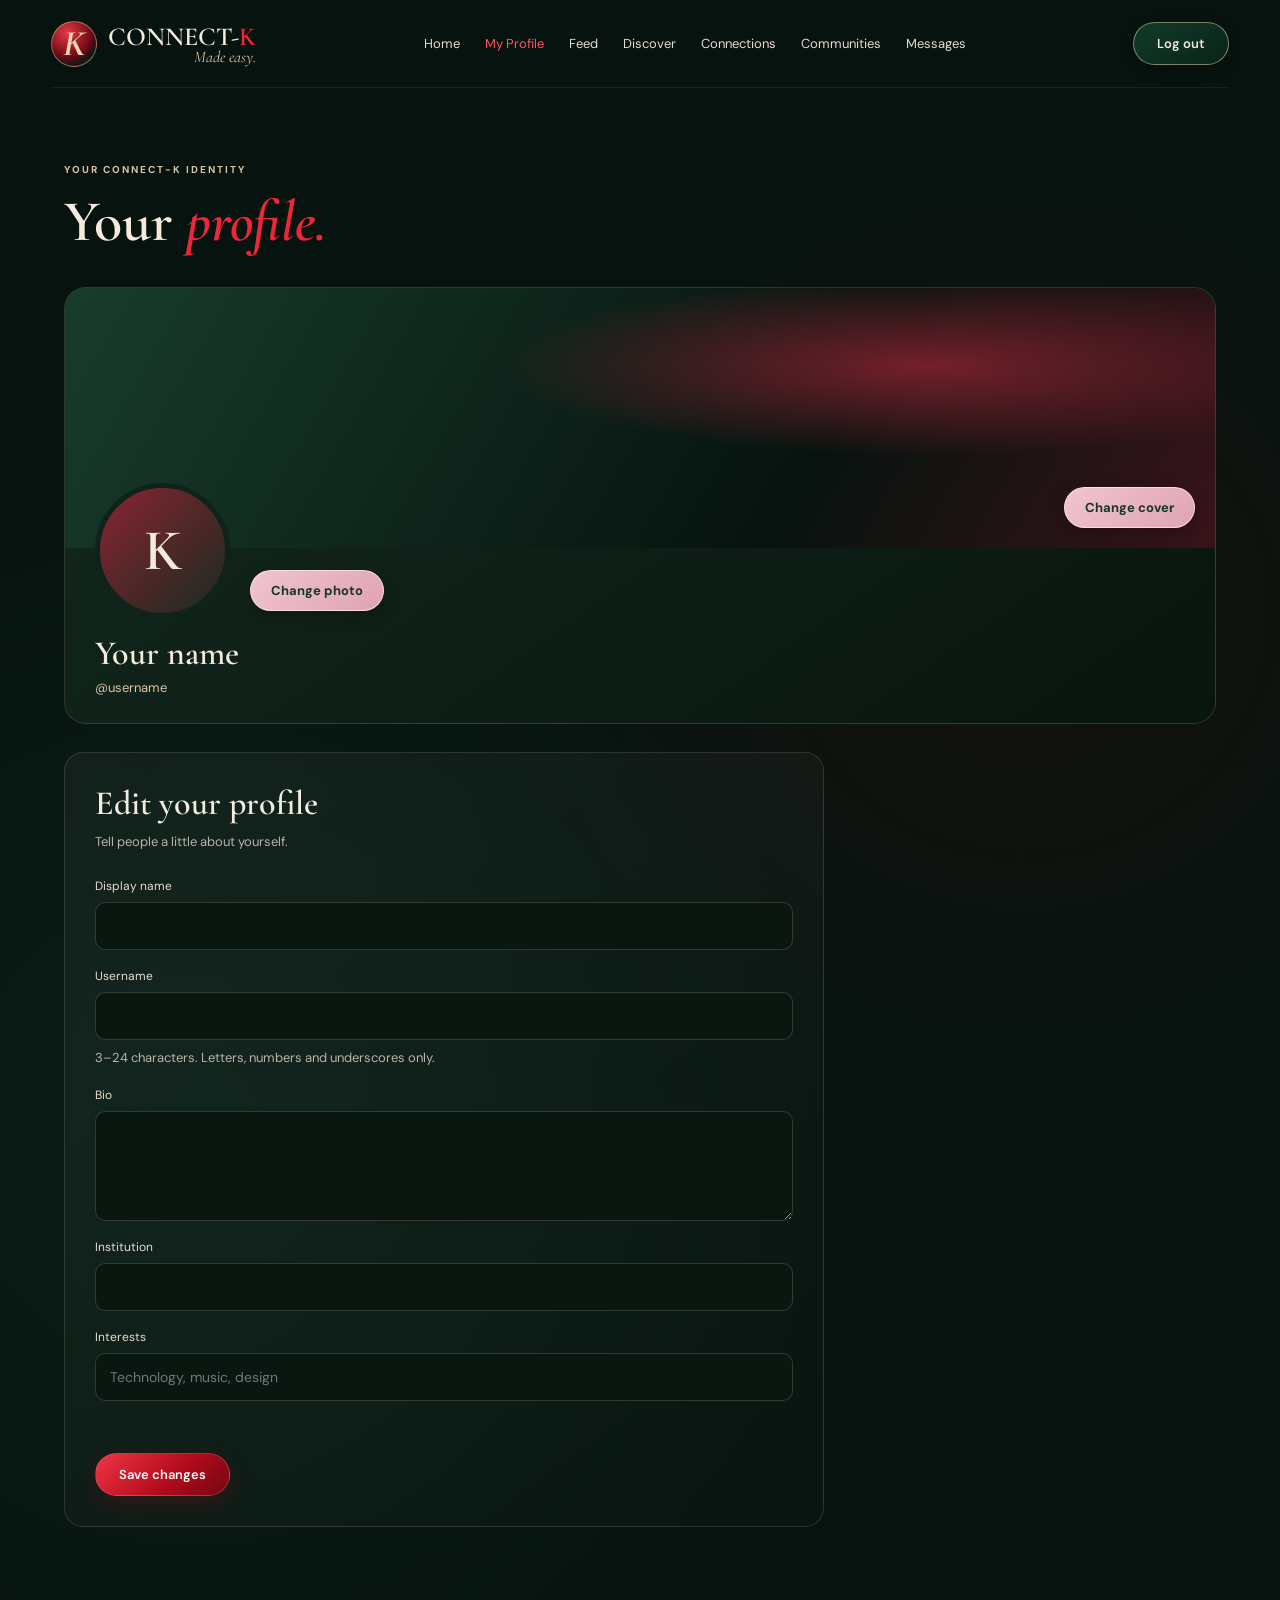
<file: profile.html>
<!doctype html>
<html lang="en">
<head>
  <meta charset="UTF-8">
  <meta name="viewport" content="width=device-width, initial-scale=1">
  <meta name="theme-color" content="#07130f">
  <title>My Profile — CONNECT-K</title>

  <link href="https://fonts.googleapis.com/css2?family=Cormorant+Garamond:wght@500;600;700&family=DM+Sans:wght@400;500;600;700&display=swap" rel="stylesheet">
  <link rel="stylesheet" href="/css/style.css">
</head>

<body>

  <header class="topbar">
    <a class="brand" href="/dashboard">
      <span class="brand-mark">K</span>
      <span>
        <b>CONNECT-<i>K</i></b>
        <small>Made easy.</small>
      </span>
    </a>

    <nav class="nav-links" aria-label="Main navigation">
      <a href="/dashboard">Home</a>
      <a class="active" href="/profile">My Profile</a>
      <a href="/feed">Feed</a>
      <a href="/discover">Discover</a>
      <a href="/connections">Connections</a>
      <a href="/communities">Communities</a>
      <a href="/messages">Messages</a>
    </nav>

    <button class="btn btn-ghost" id="logout-button" type="button">
      Log out
    </button>
  </header>

  <main class="profile-page wrap">

    <p class="eyebrow">YOUR CONNECT-K IDENTITY</p>
    <h1>Your <em>profile.</em></h1>

    <section class="profile-card">

      <div class="profile-cover" id="cover-preview">

        <button
          class="cover-upload btn btn-ghost"
          id="cover-upload-button"
          type="button"
        >
          Change cover
        </button>

        <input
          id="cover-input"
          type="file"
          accept="image/jpeg,image/png,image/webp"
          hidden
        >

      </div>

      <div class="profile-avatar-row">

        <div class="profile-avatar" id="avatar-preview">K</div>

        <button
          class="btn btn-ghost avatar-upload"
          id="avatar-upload-button"
          type="button"
        >
          Change photo
        </button>

        <input
          id="avatar-input"
          type="file"
          accept="image/jpeg,image/png,image/webp"
          hidden
        >

      </div>

      <div class="profile-details">
        <h2 id="profile-display-name">Your name</h2>
        <p id="profile-username">@username</p>
      </div>

    </section>

    <section class="profile-editor feature-card">

      <h2>Edit your profile</h2>
      <p class="muted">Tell people a little about yourself.</p>

      <form id="profile-form">

        <label for="display-name-input">Display name</label>
        <input id="display-name-input" type="text" maxlength="60" required>

        <label for="username-input">Username</label>
        <input
          id="username-input"
          type="text"
          minlength="3"
          maxlength="24"
          pattern="[a-zA-Z0-9_]+"
          required
        >

        <p class="muted">
          3–24 characters. Letters, numbers and underscores only.
        </p>

        <label for="bio-input">Bio</label>
        <textarea id="bio-input" maxlength="240" rows="4"></textarea>

        <label for="institution-input">Institution</label>
        <input id="institution-input" type="text" maxlength="100">

        <label for="interests-input">Interests</label>
        <input
          id="interests-input"
          type="text"
          placeholder="Technology, music, design"
        >

        <p
          id="profile-message"
          class="form-message"
          role="status"
          aria-live="polite"
        ></p>

        <button class="btn btn-red" type="submit" id="save-profile">
          Save changes
        </button>

      </form>
    </section>

  </main>

  <nav class="mobile-nav" aria-label="Mobile navigation">

    <a class="mobile-nav-item" href="/dashboard">
      <span class="mobile-nav-icon">⌂</span>
      <span>Home</span>
    </a>

    <a class="mobile-nav-item" href="/discover">
      <span class="mobile-nav-icon">⌕</span>
      <span>Discover</span>
    </a>

    <a class="mobile-nav-item" href="/connections">
      <span class="mobile-nav-icon">♧</span>
      <span>Connections</span>
    </a>

    <a class="mobile-nav-item" href="/feed">
      <span class="mobile-nav-icon">▤</span>
      <span>Feed</span>
    </a>

    <a class="mobile-nav-item active" href="/profile" aria-current="page">
      <span class="mobile-nav-icon">◎</span>
      <span>Profile</span>
    </a>

  </nav>

  <script type="module" src="/js/notification-bell.js"></script>
  <script type="module" src="/js/profile.js"></script>

</body>
</html>
</file>
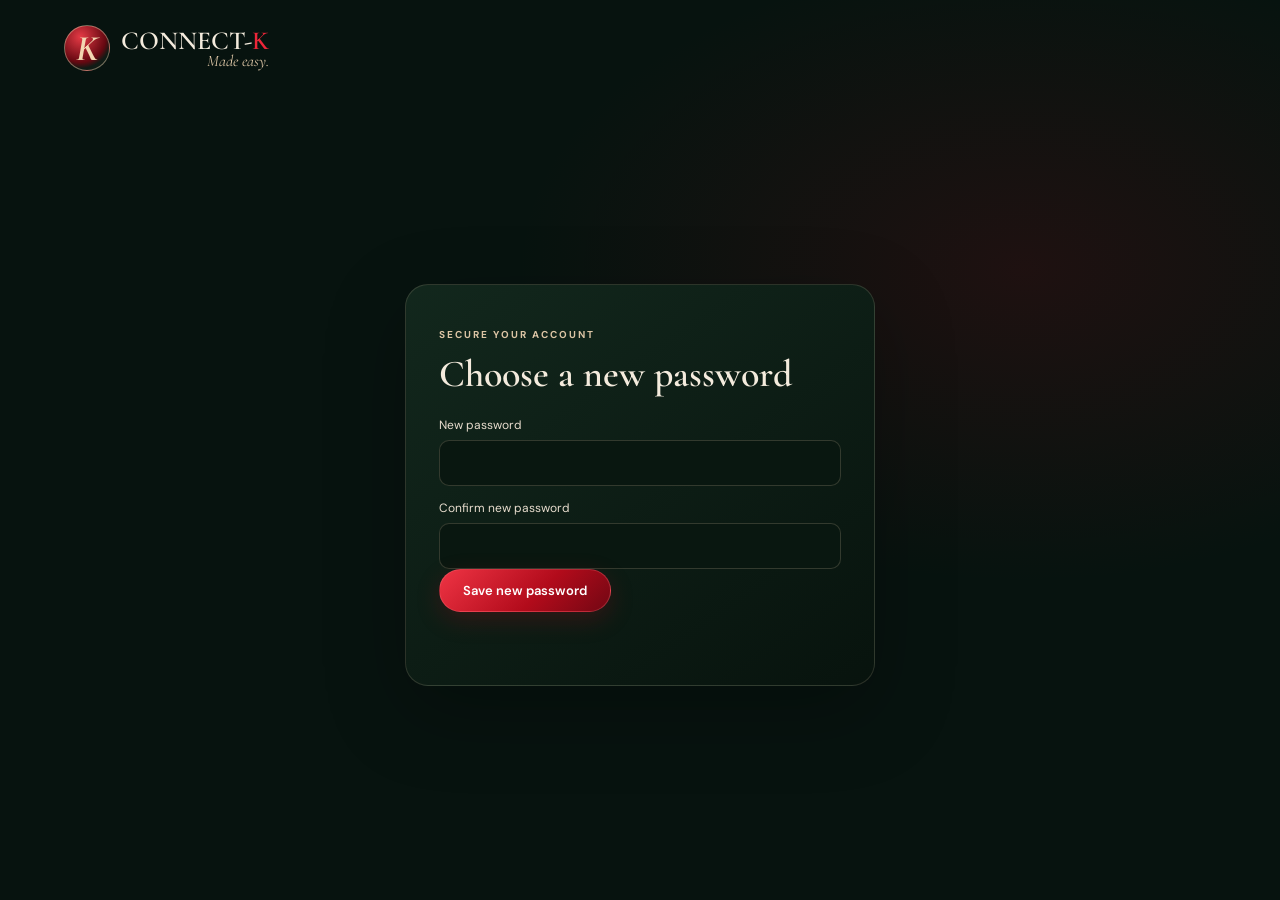
<file: reset-password.html>
<!doctype html>
<html lang="en">
<head>
  <meta charset="UTF-8">
  <meta name="viewport" content="width=device-width, initial-scale=1">
  <title>Reset password — Connect-K</title>

  <link href="https://fonts.googleapis.com/css2?family=Cormorant+Garamond:wght@500;600;700&family=DM+Sans:wght@400;500;600;700&display=swap" rel="stylesheet">

  <link rel="stylesheet" href="css/style.css">
</head>

<body class="auth-page">

  <a class="brand auth-brand" href="/">
    <span class="brand-mark">K</span>
    <span>
      <b>CONNECT-<i>K</i></b>
      <small>Made easy.</small>
    </span>
  </a>

  <main class="auth-shell single-auth">

    <section class="auth-card">

      <p class="eyebrow">SECURE YOUR ACCOUNT</p>

      <h2>Choose a new password</h2>

      <form id="reset-form">

        <label for="password">New password</label>
        <input
          id="password"
          type="password"
          minlength="8"
          autocomplete="new-password"
          required
        >

        <label for="confirm-password">Confirm new password</label>
        <input
          id="confirm-password"
          type="password"
          minlength="8"
          autocomplete="new-password"
          required
        >

        <button class="btn btn-red btn-full" type="submit">
          Save new password
        </button>

        <p class="form-message" id="form-message" role="status"></p>

      </form>

    </section>

  </main>

  <script type="module" src="js/reset-password.js"></script>

</body>
</html>
</file>
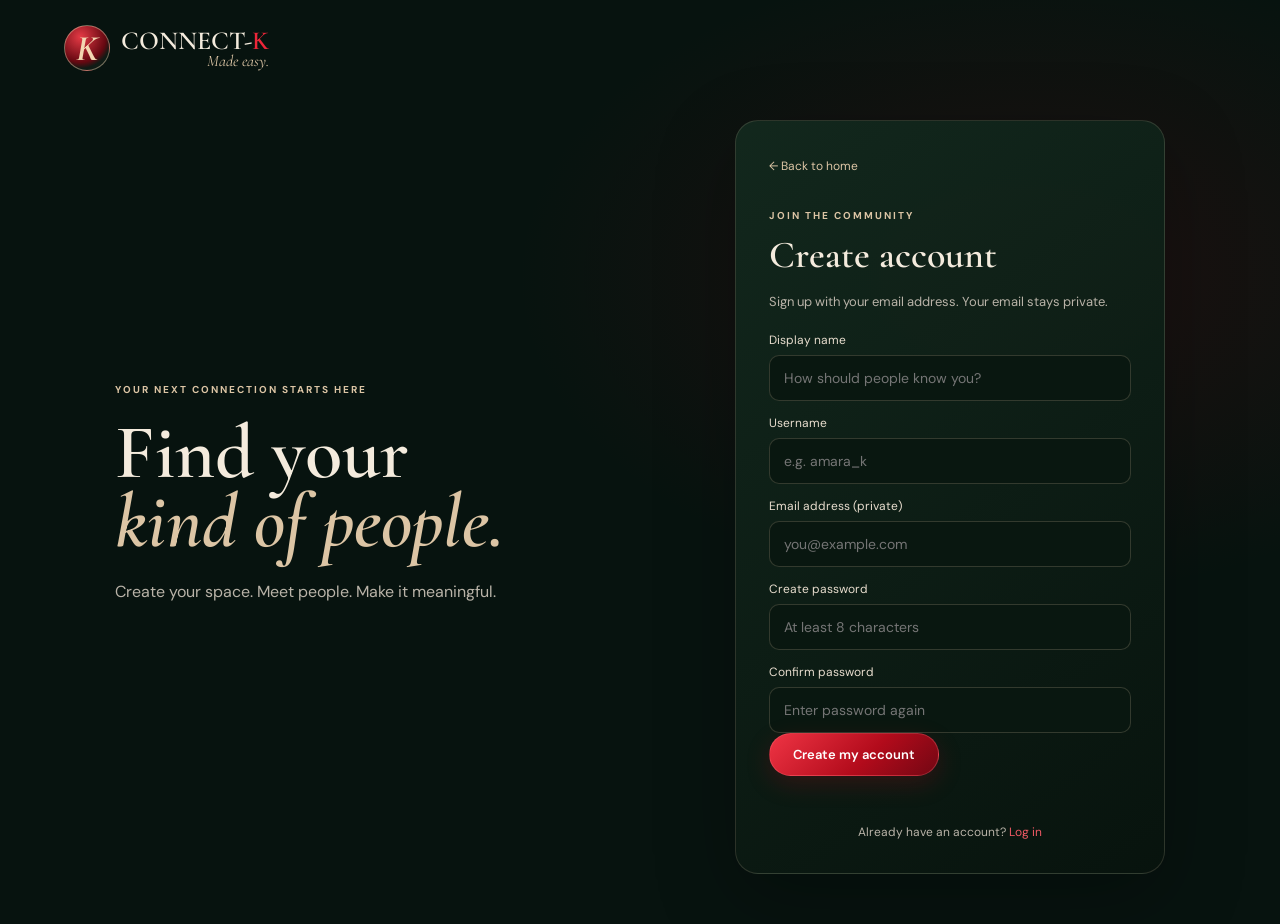
<file: signup.html>
<!doctype html>
<html lang="en">
<head>
  <meta charset="UTF-8">
  <meta name="viewport" content="width=device-width, initial-scale=1">
  <title>Create account — Connect-K</title>

  <link href="https://fonts.googleapis.com/css2?family=Cormorant+Garamond:wght@500;600;700&family=DM+Sans:wght@400;500;600;700&display=swap" rel="stylesheet">

  <link rel="stylesheet" href="css/style.css">
</head>

<body class="auth-page">

  <a class="brand auth-brand" href="/">
    <span class="brand-mark">K</span>
    <span>
      <b>CONNECT-<i>K</i></b>
      <small>Made easy.</small>
    </span>
  </a>

  <main class="auth-shell">

    <section class="auth-aside">
      <p class="eyebrow">YOUR NEXT CONNECTION STARTS HERE</p>
      <h1>Find your<br><em>kind of people.</em></h1>
      <p>Create your space. Meet people. Make it meaningful.</p>
    </section>

    <section class="auth-card">

      <a class="back-link" href="/">← Back to home</a>

      <p class="eyebrow">JOIN THE COMMUNITY</p>
      <h2>Create account</h2>
      <p class="muted">
        Sign up with your email address. Your email stays private.
      </p>

      <form id="signup-form">

        <label for="name">Display name</label>
        <input
          id="name"
          type="text"
          maxlength="60"
          placeholder="How should people know you?"
          required
        >

        <label for="username">Username</label>
        <input
          id="username"
          type="text"
          minlength="3"
          maxlength="24"
          pattern="[A-Za-z0-9_]+"
          placeholder="e.g. amara_k"
          required
        >

        <label for="email">Email address (private)</label>
        <input
          id="email"
          type="email"
          autocomplete="email"
          placeholder="you@example.com"
          required
        >

        <label for="password">Create password</label>
        <input
          id="password"
          type="password"
          minlength="8"
          placeholder="At least 8 characters"
          required
        >

        <label for="confirm-password">Confirm password</label>
        <input
          id="confirm-password"
          type="password"
          minlength="8"
          placeholder="Enter password again"
          required
        >

        <button class="btn btn-red btn-full" type="submit">
          Create my account
        </button>

        <p class="form-message" id="form-message" role="status"></p>

      </form>

      <p class="auth-switch">
        Already have an account?
        <a href="/login">Log in</a>
      </p>

    </section>

  </main>

  <script type="module" src="js/signup.js"></script>

</body>
</html>
</file>
<file: css/style.css>
:root{--bg:#07130f;--panel:#10231b;--ivory:#f4ebdd;--champagne:#dcc5a5;--muted:#b9b3a8;--red:#d7192d;--line:rgba(220,197,165,.17);--serif:"Cormorant Garamond",Georgia,serif;--sans:"DM Sans",Arial,sans-serif}*{box-sizing:border-box}body{margin:0;background:radial-gradient(ellipse at 80% 38%,rgba(90,12,20,.17),transparent 34%),radial-gradient(ellipse at 15% 70%,rgba(24,75,52,.2),transparent 42%),var(--bg);color:var(--ivory);font-family:var(--sans);min-height:100vh}a{color:inherit;text-decoration:none}.wrap{width:min(1200px,90%);margin:auto}.topbar{height:88px;width:92%;margin:auto;display:flex;align-items:center;justify-content:space-between;gap:20px;border-bottom:1px solid rgba(220,197,165,.08)}.brand{display:flex;align-items:center;gap:11px}.brand-mark{width:46px;height:46px;border-radius:50%;display:grid;place-items:center;font:italic 700 36px var(--serif);color:#f3d6b1;background:radial-gradient(circle at 35% 25%,#e53a45,#650811 58%,#101b15 72%);border:1px solid rgba(220,197,165,.5)}.brand b{font:600 26px var(--serif)}.brand i{font-style:normal;color:#ed2639}.brand small{display:block;text-align:right;color:var(--champagne);font:italic 16px var(--serif);margin-top:-5px}.nav-links,.nav-actions{display:flex;align-items:center;gap:25px}.nav-links{font-size:13px;color:#e6ddcf}.nav-links a:hover,.nav-links .active{color:#ff5360}.btn{display:inline-flex;justify-content:center;align-items:center;border:1px solid transparent;border-radius:999px;padding:12px 23px;font:600 13px var(--sans);cursor:pointer}.btn-red{color:white;background:linear-gradient(135deg,#ef3444,#b20b1b 58%,#720713);box-shadow:0 8px 24px #b80a1c38;border-color:#ff78804d}.btn-ghost{border-color:#dcc5a566;color:var(--ivory)}.btn-large{padding:16px 28px}.menu-toggle{display:none;background:none;border:0;color:var(--ivory);font-size:24px}.hero{min-height:620px;display:grid;grid-template-columns:1fr 1fr;align-items:center;gap:25px}.eyebrow{font-size:10px;letter-spacing:.2em;color:var(--champagne);font-weight:700}.eyebrow span{display:inline-block;width:7px;height:7px;border-radius:50%;background:#e52a3b;margin-right:9px}.hero h1{font:600 clamp(55px,7vw,98px)/.85 var(--serif);letter-spacing:-.04em;margin:28px 0 0;white-space:nowrap}.hero h1 em{font-style:normal;color:#ed2639;text-shadow:0 0 25px #ed263944}.hero-script{display:block;color:var(--champagne);font-style:italic;font-size:.65em;margin:12px 0 0 48px}.red-rule{height:2px;width:65%;margin:26px 0;background:linear-gradient(90deg,transparent,#d7192d 20%,#f36b69 55%,transparent)}.hero-tagline{font:italic 26px var(--serif);color:#e9d8c3;margin:0 0 14px}.hero-description{max-width:470px;color:#c8c2b8;line-height:1.75;font-size:15px}.hero-actions{display:flex;align-items:center;gap:24px;margin-top:28px}.text-link{font-size:12px;color:var(--champagne)}.quick-features{display:grid;grid-template-columns:repeat(4,1fr);gap:9px;margin-top:52px}.quick-features div{min-height:83px;border:1px solid #dcc5a51f;border-radius:15px;background:#ffffff08;display:flex;flex-direction:column;align-items:center;justify-content:center;gap:7px;text-align:center;padding:8px}.quick-features span{font-size:22px;color:var(--champagne)}.quick-features b{font-size:10px;font-weight:500}.hero-art{height:490px;position:relative;display:grid;place-items:center}.k-glow{width:260px;height:290px;border-radius:40px;display:grid;place-items:center;background:radial-gradient(circle at 50% 20%,#1c2d24,#030907 70%);border:1px solid #dcc5a55a;box-shadow:0 0 65px #d7192d40,inset 0 0 45px #d7192d1f;transform:rotate(-7deg);z-index:2}.k-glow span{font:italic 250px/.8 var(--serif);color:#d91d31;text-shadow:5px 5px 0 #5b1119,-2px -2px 0 #f2c99d,0 0 42px #d7192d88}.orbit{position:absolute;border:1px solid #db303c66;border-radius:50%;transform:rotate(-25deg)}.orbit-one{width:500px;height:180px}.orbit-two{width:430px;height:290px;border-color:#dcc5a533;transform:rotate(35deg)}.profile-tile{position:absolute;z-index:3;width:130px;padding:10px;border-radius:16px;background:linear-gradient(145deg,#20382b,#0b1711);border:1px solid #dcc5a566;text-align:center}.profile-tile small{display:block;color:#dfd1bd;font-size:10px;margin-top:7px}.avatar{display:grid;place-items:center;width:100%;height:80px;border-radius:11px;font:600 30px var(--serif);color:#f8e7d4}.avatar-one{background:linear-gradient(135deg,#315b4b,#18251e)}.avatar-two{background:linear-gradient(135deg,#7a2930,#2c171b)}.avatar-three{background:linear-gradient(135deg,#9a714a,#293e31)}.tile-one{top:45px;left:2%;transform:rotate(-8deg)}.tile-two{top:65px;right:1%;transform:rotate(9deg)}.tile-three{bottom:35px;left:10%;transform:rotate(7deg)}.floating-note{position:absolute;bottom:5px;right:0;padding:12px 18px;border:1px solid var(--line);border-radius:30px;background:#0d1d15;color:var(--champagne);font-size:11px}.below{padding:55px 0 80px;border-top:1px solid #dcc5a51a}.below h2{font:600 43px var(--serif);margin:10px 0 28px}.below h2 span{color:var(--champagne);font-style:italic}.feature-grid,.dashboard-grid{display:grid;grid-template-columns:repeat(3,1fr);gap:17px}.feature-card{padding:24px;border:1px solid var(--line);border-radius:19px;background:linear-gradient(145deg,#ffffff0b,#ffffff03);min-height:170px}.feature-icon{font-size:25px;color:#ef3444}.feature-card h3{font:600 24px var(--serif);margin:13px 0 6px}.feature-card p{color:var(--muted);font-size:13px;line-height:1.7;margin:0}.footer{display:flex;justify-content:space-between;padding:22px 0 28px;color:#928f86;font-size:11px;border-top:1px solid #dcc5a51a}.auth-page{background:radial-gradient(ellipse at 80% 30%,#7c081633,transparent 35%),var(--bg)}.auth-brand{position:absolute;top:25px;left:5%}.auth-shell{width:min(1050px,90%);min-height:100vh;margin:auto;padding:120px 0 50px;display:grid;grid-template-columns:1fr 430px;gap:60px;align-items:center}.auth-aside h1{font:600 clamp(54px,6vw,78px)/.9 var(--serif);margin:22px 0}.auth-aside h1 em{color:var(--champagne)}.auth-aside p:last-child{color:var(--muted);line-height:1.7}.auth-card{padding:33px;border:1px solid var(--line);border-radius:23px;background:linear-gradient(145deg,#13291ef5,#08140ef5);box-shadow:0 25px 80px #0004}.auth-card h2{font:600 38px var(--serif);margin:8px 0}.muted{color:var(--muted);font-size:13px;line-height:1.65}.back-link{display:inline-block;color:var(--champagne);font-size:12px;margin-bottom:25px}.auth-card form{margin-top:20px}.auth-card label{display:block;color:#e8ddce;font-size:12px;margin:14px 0 7px}.auth-card input{width:100%;border:1px solid #dcc5a533;border-radius:10px;padding:13px 14px;background:#091710;color:var(--ivory);font:14px var(--sans);outline:none}.auth-card input:focus{border-color:#d7192d;box-shadow:0 0 0 3px #d7192d1f}.form-row.right{text-align:right;margin-top:9px}.subtle-link,.auth-switch a{color:#f05a65;font-size:12px}.auth-switch{font-size:12px;color:var(--muted);text-align:center;margin:20px 0 0}.form-message{font-size:12px;line-height:1.5;color:#e7c9a9;min-height:16px}.single-auth{display:flex;justify-content:center;align-items:center}.single-auth .auth-card{width:min(470px,100%)}.dashboard{padding-top:75px;padding-bottom:90px}.dashboard h1{font:600 58px var(--serif);margin:10px 0}.dashboard h1 em{color:#ed2639}.dashboard-grid{margin-top:38px}.coming-soon{display:inline-block;color:#e9a4a9;font-size:10px;margin-top:16px}.dashboard-note{margin-top:28px;padding:17px;border-left:2px solid #d7192d;color:var(--muted);font-size:13px;background:#ffffff06}@media(max-width:850px){.nav-links{gap:14px}.hero{grid-template-columns:1fr;padding:55px 0}.hero-art{height:420px;max-width:600px;width:100%;margin:auto}.auth-shell{grid-template-columns:1fr;max-width:520px;gap:22px}.auth-aside{text-align:center}.auth-aside h1{font-size:55px}.auth-aside p:last-child{display:none}}@media(max-width:600px){.topbar{height:74px}.brand-mark{width:40px;height:40px;font-size:30px}.brand b{font-size:21px}.nav-links{display:none;position:absolute;top:74px;left:0;right:0;padding:20px 5%;background:#0b1a13;z-index:10;flex-direction:column;align-items:flex-start}.nav-links.show{display:flex}.nav-actions{margin-left:auto;gap:7px}.nav-actions .btn{padding:9px 12px;font-size:10px}.menu-toggle{display:block}.hero{padding-top:45px;gap:0}.hero h1{font-size:clamp(47px,12vw,70px)}.hero-script{margin-left:20px}.hero-tagline{font-size:22px}.hero-description{font-size:14px}.hero-actions{gap:14px;flex-wrap:wrap}.btn-large{padding:14px 19px}.quick-features{grid-template-columns:repeat(2,1fr);margin-top:32px}.hero-art{height:340px;transform:scale(.88);margin-top:-8px}.k-glow{width:185px;height:215px}.k-glow span{font-size:185px}.orbit-one{width:330px;height:125px}.orbit-two{width:310px;height:200px}.profile-tile{width:105px;padding:7px}.avatar{height:62px;font-size:24px}.tile-one{top:20px;left:0}.tile-two{top:30px;right:0}.tile-three{bottom:22px;left:5%}.floating-note{font-size:9px;padding:9px 12px}.below{padding:40px 0}.below h2{font-size:35px}.feature-grid,.dashboard-grid{grid-template-columns:1fr}.footer{gap:10px;flex-wrap:wrap}.auth-brand{top:16px}.auth-shell{padding-top:100px}.auth-card{padding:24px 19px}.auth-aside h1{font-size:46px}.dashboard{padding-top:50px}.dashboard h1{font-size:44px}}  /* =================================
   CONNECT-K PROFILE PAGE
================================= */

.profile-page {
  padding-top: 65px;
  padding-bottom: 90px;
}

.profile-page > h1 {
  font: 600 58px var(--serif);
  margin: 10px 0 30px;
}

.profile-page > h1 em {
  color: #ed2639;
}

.profile-card {
  overflow: hidden;
  border: 1px solid var(--line);
  border-radius: 22px;
  background: linear-gradient(145deg, #13291e, #09150f);
  margin-bottom: 28px;
}

.profile-cover {
  height: 260px;
  position: relative;
  display: flex;
  justify-content: flex-end;
  align-items: flex-end;
  padding: 20px;
  background:
    radial-gradient(ellipse at 75% 30%, #74202b 0%, transparent 35%),
    linear-gradient(120deg, #183c2c, #07130f 65%, #39131a);
  background-size: cover;
  background-position: center;
}

.cover-upload {
  background: #07130fdd;
}

.profile-avatar-row {
  display: flex;
  align-items: flex-end;
  gap: 20px;
  padding: 0 30px;
  margin-top: -65px;
  position: relative;
}

.profile-avatar {
  width: 135px;
  height: 135px;
  flex-shrink: 0;
  display: grid;
  place-items: center;
  border: 5px solid #10231b;
  border-radius: 50%;
  background: linear-gradient(135deg, #8a2431, #182b20);
  color: var(--ivory);
  font: 600 58px var(--serif);
  background-size: cover;
  background-position: center;
  overflow: hidden;
}

.profile-avatar.has-image {
  color: transparent;
}

.avatar-upload {
  margin-bottom: 7px;
}

.profile-details {
  padding: 15px 30px 27px;
}

.profile-details h2 {
  font: 600 34px var(--serif);
  margin: 0;
}

.profile-details p {
  color: var(--champagne);
  font-size: 13px;
  margin: 5px 0 0;
}

.profile-editor {
  padding: 30px;
  max-width: 760px;
}

.profile-editor h2 {
  font: 600 34px var(--serif);
  margin: 0 0 5px;
}

.profile-editor form {
  margin-top: 25px;
}

.profile-editor label:not(.btn) {
  display: block;
  color: #e8ddce;
  font-size: 12px;
  margin: 18px 0 8px;
}

.profile-editor input,
.profile-editor textarea {
  display: block;
  width: 100%;
  border: 1px solid #dcc5a533;
  border-radius: 10px;
  padding: 14px;
  background: #091710;
  color: var(--ivory);
  font: 14px var(--sans);
  outline: none;
}

.profile-editor input:focus,
.profile-editor textarea:focus {
  border-color: var(--red);
  box-shadow: 0 0 0 3px #d7192d1f;
}

.profile-editor textarea {
  resize: vertical;
  min-height: 110px;
}

.profile-editor .muted {
  margin-top: 7px;
}

.profile-editor button:disabled {
  opacity: .6;
  cursor: not-allowed;
}

.profile-editor .form-message {
  margin: 17px 0;
  min-height: 18px;
}

@media(max-width:600px) {
  .profile-page {
    padding-top: 40px;
  }

  .profile-page > h1 {
    font-size: 44px;
  }

  .profile-cover {
    height: 180px;
  }

  .profile-avatar-row {
    padding: 0 17px;
    gap: 12px;
    margin-top: -48px;
  }

  .profile-avatar {
    width: 100px;
    height: 100px;
    font-size: 42px;
  }

  .profile-details {
    padding: 12px 20px 22px;
  }

  .profile-details h2 {
    font-size: 28px;
  }

  .profile-editor {
    padding: 22px 17px;
  }

  .profile-editor h2 {
    font-size: 29px;
  }

  .avatar-upload {
    font-size: 11px;
    padding: 10px 13px;
  }
}
/* =================================
   CONNECT-K MOBILE NAVIGATION
================================= */

.mobile-nav {
  display: none;
}

@media (max-width: 600px) {

  body {
    padding-bottom: 85px;
  }

  .topbar {
    position: relative;
    height: 76px;
    width: 92%;
    gap: 10px;
  }

  .topbar .brand {
    min-width: 0;
  }

  .topbar .brand b {
    font-size: 20px;
  }

  .topbar .brand small {
    font-size: 14px;
  }

  .topbar #logout-button {
    padding: 10px 15px;
    font-size: 11px;
    white-space: nowrap;
    color: var(--ivory);
    background: transparent;
    border: 1px solid var(--line);
  }

  .topbar .nav-links {
    display: none;
  }

  .mobile-nav {
    position: fixed;
    display: flex;
    align-items: center;
    justify-content: space-around;
    gap: 2px;

    left: 0;
    right: 0;
    bottom: 0;
    z-index: 1000;

    min-height: 72px;
    padding: 8px 5px calc(8px + env(safe-area-inset-bottom));

    background: rgba(7, 19, 15, .97);
    border-top: 1px solid var(--line);
    backdrop-filter: blur(18px);
    -webkit-backdrop-filter: blur(18px);
  }

  .mobile-nav-item {
    display: flex;
    flex: 1;
    min-width: 0;
    flex-direction: column;
    align-items: center;
    justify-content: center;
    gap: 4px;

    color: var(--muted);
    font: 500 10px var(--sans);
    text-align: center;
    transition: color .2s ease;
  }

  .mobile-nav-icon {
    font-size: 23px;
    line-height: 1;
    color: var(--champagne);
  }

  .mobile-nav-item.active {
    color: #ff5360;
  }

  .mobile-nav-item.active .mobile-nav-icon {
    color: #ed2639;
  }

  .mobile-nav-item:active {
    transform: scale(.94);
  }

  .dashboard {
    padding-top: 45px;
    padding-bottom: 35px;
  }

  .dashboard h1 {
    font-size: clamp(38px, 9vw, 48px);
    line-height: 1.05;
    overflow-wrap: anywhere;
  }

  .dashboard-grid {
    gap: 15px;
  }

}
/* ==========================================
   CONNECT-K PREMIUM MESSAGING DESIGN
   Emerald Green + Royal Purple + Crimson
========================================== */

body:has(#messages-container) {
  background:
    radial-gradient(ellipse at 75% 25%, rgba(27, 103, 65, .25), transparent 42%),
    linear-gradient(145deg, #061a12, #0b2b1d 55%, #071910);
}

/* Messaging page sections */
.profile-page:has(#messages-container) > .feature-card {
  background: linear-gradient(145deg, #123b29, #0a291c);
  border: 1px solid rgba(119, 183, 137, .32);
  border-radius: 22px;
  box-shadow: 0 14px 35px rgba(0, 0, 0, .16);
  padding: 25px;
}

.profile-page:has(#messages-container) > .feature-card h2 {
  color: #f4ebdd;
  font-family: var(--serif);
  font-size: 30px;
}

.profile-page:has(#messages-container) > .feature-card > .muted {
  color: #c3d2c6;
}

/* Conversation cards */
#conversations-container .feature-card,
#requests-container .feature-card {
  background: linear-gradient(135deg, #16442f, #102f22);
  border: 1px solid rgba(139, 190, 151, .25);
  border-radius: 17px;
  transition: transform .2s ease, border-color .2s ease;
}

#conversations-container .feature-card:hover,
#requests-container .feature-card:hover {
  transform: translateY(-2px);
  border-color: #8d54c5;
}

#conversations-container strong,
#requests-container strong {
  color: #fff4e8;
  font-size: 15px;
}

#conversations-container .muted,
#requests-container .muted {
  color: #c7d3ca;
}

/* Chat window */
#messages-container {
  background: linear-gradient(145deg, #103c28, #082719);
  border: 1px solid rgba(127, 185, 143, .25);
  border-radius: 17px;
  padding: 20px !important;
  margin: 15px 0;
  min-height: 300px !important;
  max-height: 480px !important;
}

/* Message text */
#messages-container p {
  color: #fff8f0;
  font-size: 14px;
}

#messages-container small {
  display: block;
  margin-top: 7px;
  font-size: 10px;
}

/* Message composer */
#message-form textarea {
  width: 100%;
  min-height: 65px;
  resize: vertical;
  padding: 16px;
  border-radius: 15px;
  border: 1px solid rgba(143, 192, 153, .4);
  background: #0b3020;
  color: #fff4e8;
  font: 14px var(--sans);
  outline: none;
}

#message-form textarea::placeholder {
  color: #b4c6b8;
}

#message-form textarea:focus {
  border-color: #9b5bd2;
  box-shadow: 0 0 0 3px rgba(113, 55, 168, .2);
}

#message-form button {
  margin-top: 10px;
}

/* Clearer logout button on desktop and mobile */
.topbar #logout-button {
  color: #f4ebdd;
  background: linear-gradient(145deg, #123b29, #092318);
  border: 1px solid rgba(220, 197, 165, .55);
  box-shadow: 0 4px 15px rgba(0, 0, 0, .2);
  transition: background .2s ease, border-color .2s ease;
}

.topbar #logout-button:hover {
  background: linear-gradient(145deg, #48202b, #27131b);
  border-color: #d7192d;
}

/* Mobile messaging layout */
@media (max-width: 600px) {
  .profile-page:has(#messages-container) {
    padding-top: 35px;
    padding-bottom: 110px;
  }

  .profile-page:has(#messages-container) > h1 {
    font-size: 43px;
  }

  .profile-page:has(#messages-container) > .feature-card {
    padding: 17px;
    border-radius: 18px;
  }

  .profile-page:has(#messages-container) > .feature-card h2 {
    font-size: 26px;
  }

  #messages-container {
    min-height: 260px !important;
    max-height: 400px !important;
    padding: 14px !important;
  }

  #message-form textarea {
    min-height: 60px;
    font-size: 14px;
  }

  #conversations-container .feature-card,
  #requests-container .feature-card {
    padding: 14px !important;
  }
}
/* CONNECT-K: clearer premium action buttons */
.coming-soon {
  display: inline-flex;
  align-items: center;
  justify-content: center;
  padding: 11px 20px;
  border-radius: 999px;
  background: linear-gradient(135deg, #F0C5CE, #DFA3B2) !important;
  color: #173626 !important;
  border: 1px solid rgba(255, 231, 236, 0.65);
  font-weight: 700;
  text-decoration: none;
  opacity: 1 !important;
  text-shadow: none !important;
  box-shadow: 0 5px 16px rgba(0, 0, 0, 0.16);
  transition: background 0.2s ease, transform 0.2s ease;
}

a.coming-soon:hover {
  background: linear-gradient(135deg, #F7D5DC, #E8B2BF) !important;
  color: #102B20 !important;
  transform: translateY(-2px);
}

@media (max-width: 600px) {
  .coming-soon {
    padding: 10px 17px;
    font-size: 13px;
  }
}
/* CONNECT-K — Visible Open Chat Buttons on All Devices */
#conversations-container button {
  background: linear-gradient(135deg, #C02B43, #86182D) !important;
  color: #FFF8F0 !important;
  border: 1px solid rgba(255, 220, 225, 0.35) !important;
  border-radius: 999px !important;
  padding: 12px 22px !important;
  font-family: "DM Sans", sans-serif !important;
  font-size: 14px !important;
  font-weight: 700 !important;
  opacity: 1 !important;
  text-shadow: none !important;
  box-shadow: 0 5px 16px rgba(0, 0, 0, 0.22) !important;
  cursor: pointer;
}

#conversations-container button:hover {
  background: linear-gradient(135deg, #D63B55, #A91F35) !important;
  color: #FFFFFF !important;
  transform: translateY(-2px);
}

#conversations-container button:focus-visible {
  outline: 3px solid #F0C5CE !important;
  outline-offset: 3px;
}

@media (max-width: 600px) {
  #conversations-container button {
    padding: 11px 20px !important;
    font-size: 13px !important;
    min-height: 44px;
  }
}
/* CONNECT-K — Profile image controls: desktop and mobile */

.profile-cover {
  position: relative !important;
  isolation: isolate;
}

.profile-cover .cover-upload {
  position: absolute !important;
  z-index: 20 !important;
  pointer-events: auto !important;
  cursor: pointer !important;
  background: linear-gradient(135deg, #F0C5CE, #DFA3B2) !important;
  color: #173626 !important;
  border: 1px solid rgba(255, 231, 236, 0.8) !important;
  border-radius: 999px !important;
  padding: 11px 20px !important;
  font-weight: 700 !important;
  opacity: 1 !important;
  text-shadow: none !important;
  box-shadow: 0 5px 16px rgba(0, 0, 0, 0.22) !important;
  transition: background 0.2s ease, transform 0.2s ease;
}

.profile-avatar-row {
  position: relative !important;
  z-index: 2 !important;
}

.profile-avatar-row .avatar-upload {
  position: relative !important;
  z-index: 5 !important;
  pointer-events: auto !important;
  cursor: pointer !important;
  background: linear-gradient(135deg, #F0C5CE, #DFA3B2) !important;
  color: #173626 !important;
  border: 1px solid rgba(255, 231, 236, 0.8) !important;
  border-radius: 999px !important;
  padding: 11px 20px !important;
  font-weight: 700 !important;
  opacity: 1 !important;
  text-shadow: none !important;
  box-shadow: 0 5px 16px rgba(0, 0, 0, 0.22) !important;
  transition: background 0.2s ease, transform 0.2s ease;
}

.profile-cover .cover-upload:hover,
.profile-avatar-row .avatar-upload:hover {
  background: linear-gradient(135deg, #F8D8DF, #E8AFBE) !important;
  color: #102B20 !important;
  transform: translateY(-2px);
}

.profile-cover .cover-upload:focus-visible,
.profile-avatar-row .avatar-upload:focus-visible {
  outline: 3px solid #F4EBDD !important;
  outline-offset: 4px;
}

.profile-cover .cover-upload:disabled,
.profile-avatar-row .avatar-upload:disabled {
  opacity: 0.65 !important;
  cursor: wait !important;
}

@media (max-width: 600px) {
  .profile-cover .cover-upload,
  .profile-avatar-row .avatar-upload {
    padding: 10px 16px !important;
    font-size: 12px !important;
  }
}
/* CONNECT-K Notifications page */

.notifications-page {
  padding-bottom: 60px;
}

.notifications-heading {
  display: flex;
  justify-content: space-between;
  align-items: center;
  gap: 15px;
  flex-wrap: wrap;
  margin-bottom: 25px;
}

.notification-count {
  display: inline-flex;
  align-items: center;
  padding: 9px 16px;
  border-radius: 999px;
  background: linear-gradient(135deg,#C02B43,#86182D);
  color: #fff8f0;
  font-size: 12px;
  font-weight: 700;
}

.notifications-panel {
  background: linear-gradient(145deg,#123b29,#0a291c);
  border: 1px solid rgba(119,183,137,.32);
  border-radius: 22px;
  padding: 24px;
}

.notifications-toolbar {
  display: flex;
  justify-content: space-between;
  align-items: center;
  flex-wrap: wrap;
  gap: 15px;
  margin-bottom: 20px;
}

.notifications-toolbar h2 {
  color: #f4ebdd;
  font-family: var(--serif);
}

#mark-all-read {
  background: linear-gradient(135deg,#F0C5CE,#DFA3B2);
  color: #173626;
  border: 1px solid rgba(255,231,236,.65);
  border-radius: 999px;
  font-weight: 700;
  cursor: pointer;
}

#mark-all-read:disabled {
  opacity: .55;
  cursor: not-allowed;
}

#notifications-list button {
  cursor: pointer;
  font-weight: 700;
}

@media(max-width:600px) {
  .notifications-panel {
    padding: 15px;
  }

  .notifications-toolbar {
    align-items: flex-start;
  }

  .notifications-heading h1 {
    font-size: 34px;
  }
}
/* CONNECT-K notification bell */

.nav-links .notification-bell-link {
  position: relative;
  display: inline-flex;
  align-items: center;
  justify-content: center;
  color: #f4ebdd;
  font-size: 21px;
  padding: 8px 12px;
  cursor: pointer;
}

.notification-bell-icon {
  font-size: 22px;
  line-height: 1;
}

.notification-bell-count {
  position: absolute;
  top: -3px;
  right: 0;
  min-width: 19px;
  height: 19px;
  padding: 0 5px;
  display: flex;
  align-items: center;
  justify-content: center;
  border-radius: 999px;
  background: linear-gradient(135deg,#C02B43,#86182D);
  color: #fff8f0;
  font-size: 10px;
  font-weight: 800;
  border: 2px solid #102b20;
}

.notification-bell-count[hidden] {
  display: none;
}

.mobile-nav .notification-bell-mobile {
  position: relative;
  cursor: pointer;
}

.mobile-nav .notification-bell-mobile .notification-bell-count {
  top: 0;
  right: 12px;
}

@media (max-width: 600px) {
  .mobile-nav .notification-bell-mobile {
    min-width: 0;
    flex: 1;
  }
}
</file>
